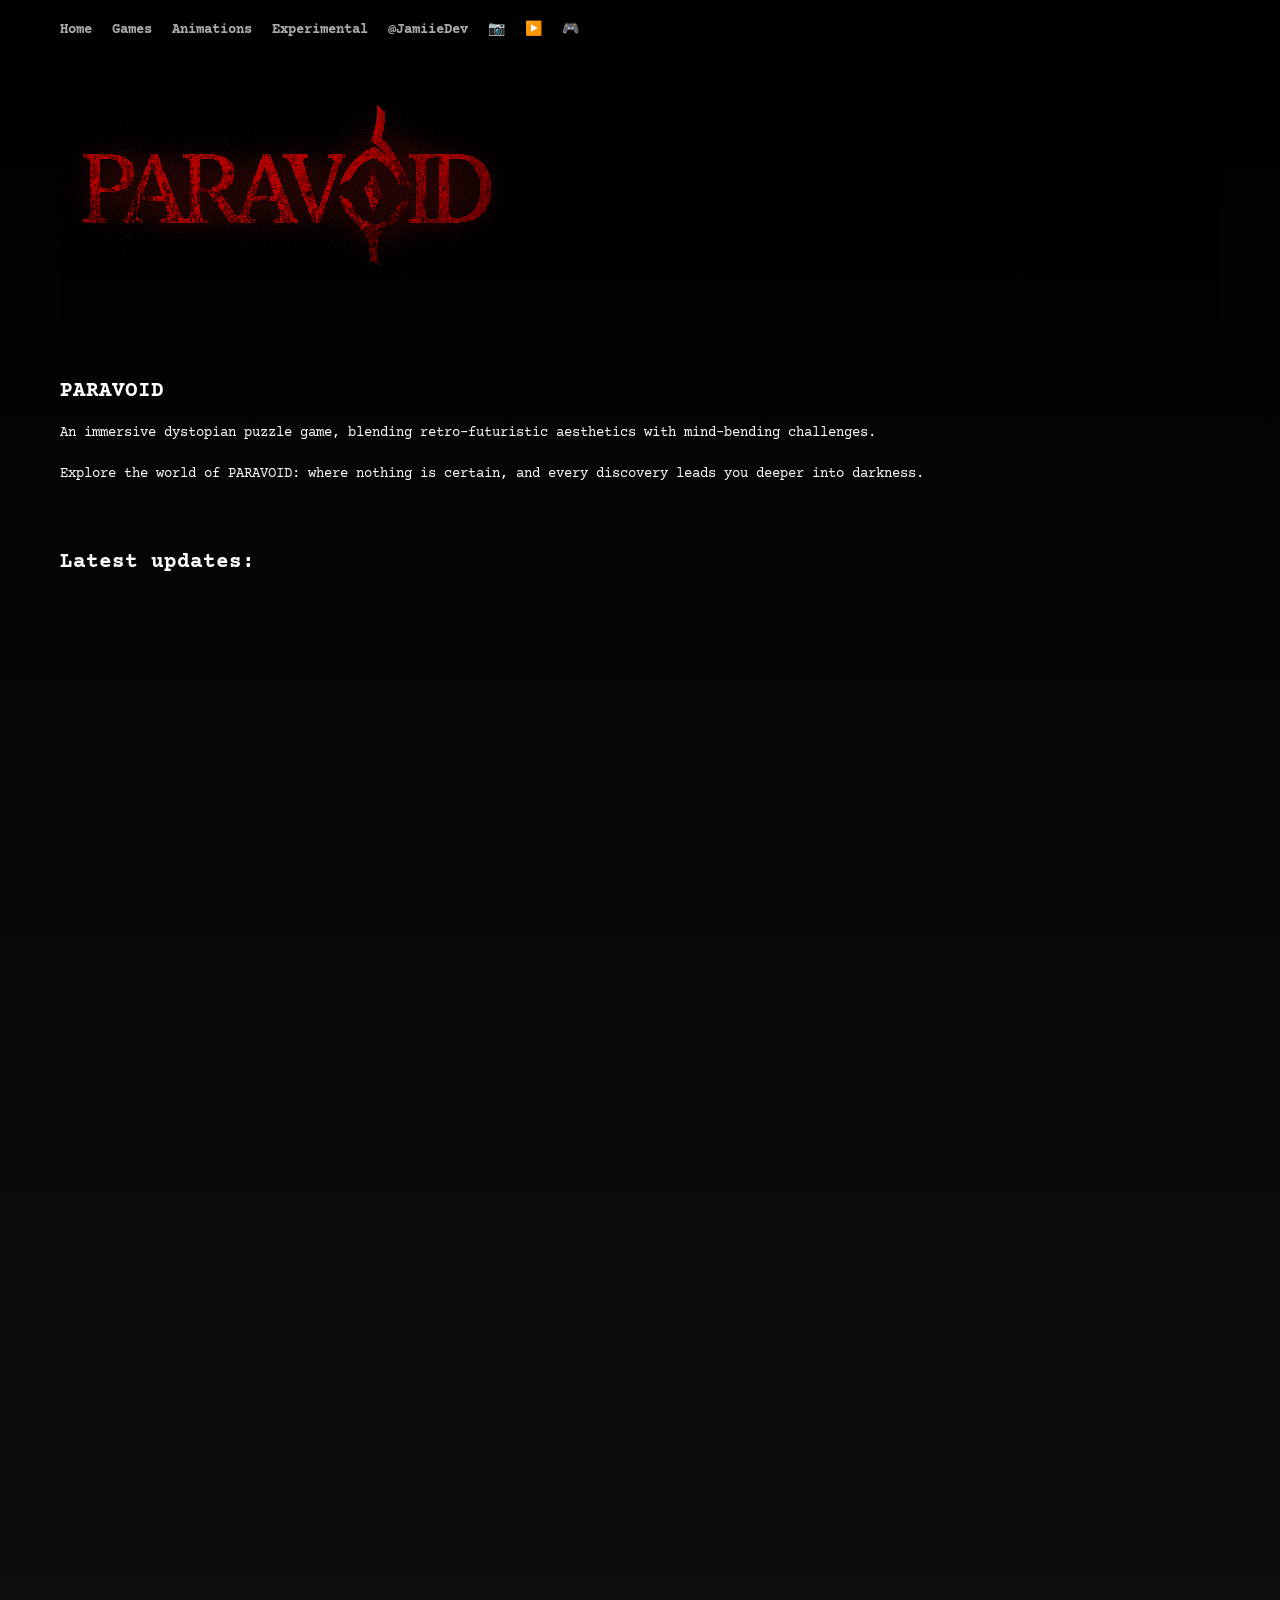
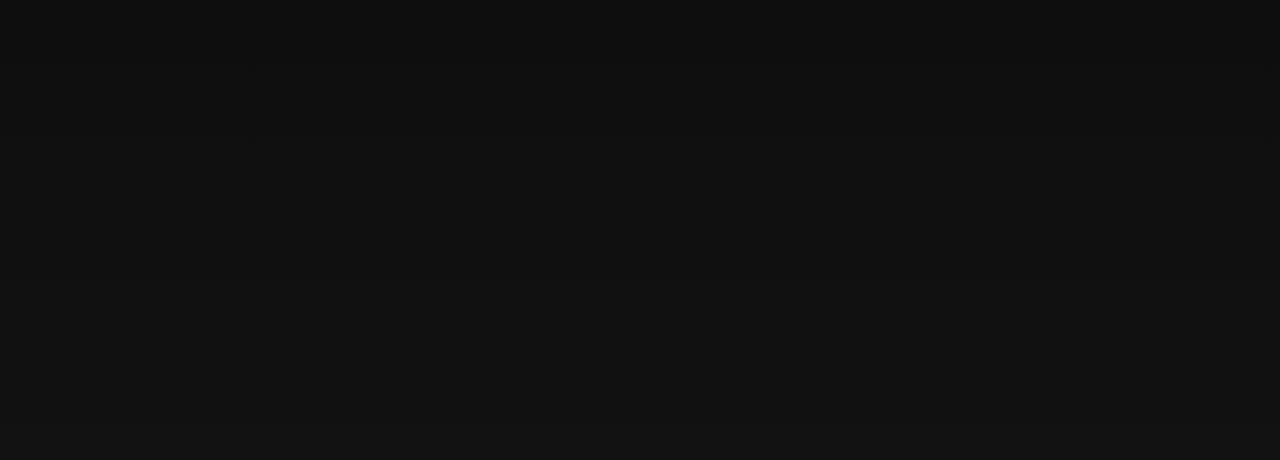
<file: index.html>
<!DOCTYPE html>
<html lang="en">
<head>
<meta charset="UTF-8" />
<meta name="viewport" content="width=device-width, initial-scale=1.0"/>
<title>JamiieDev</title>
<!-- Link to external CSS file -->
<link rel="stylesheet" href="styles.css">
</head>
<body>

  <nav>
    <div class="nav-container">
      <!-- HAMBURGER ICON (hidden on desktop, shown on mobile) -->
      <div class="hamburger" id="hamburger">
        <div class="line"></div>
        <div class="line"></div>
        <div class="line"></div>
      </div>
      
      <!-- NAV LINKS (will be toggled on mobile) -->
      <div class="nav-links" id="navLinks">
        <!-- Regular site navigation links -->
        <a href="#" data-section="home">Home</a>
        <a href="#" data-section="othergames">Games</a>
        <a href="#" data-section="animations">Animations</a>
        <a href="#" data-section="experimental">Experimental</a>
        <a href="#" data-section="aboutme">@JamiieDev</a>
  
        <!-- Social Icons moved here so they appear in the dropdown -->
        <a href="https://www.instagram.com/jamiiedev" title="Instagram">📷</a>
        <a href="https://www.youtube.com/channel/UCHs60FguAIXjefsRbsEgEYQ?sub_confirmation=1" title="YouTube">▶️</a>
        <a href="https://jamiiethetrashman.itch.io" title="Itch.io">🎮</a>
      </div>
    </div>
  </nav>
<div class="section-container">
  <!-- HOME SECTION -->
  <section id="home" class="active">
    <div class="content-wrapper">
      <div class="parallax-banner">
        <img src="src/games/store_capsule_small_02.png" alt="PARAVOID PIC">
        <!-- Parallax Banner for PARAVOID -->
      </div>
      <h1>PARAVOID</h1>
      <p>An immersive dystopian puzzle game, blending retro-futuristic aesthetics with mind-bending challenges.</p>
      <p>Explore the world of PARAVOID: where nothing is certain, and every discovery leads you deeper into darkness.</p>
      <p>&nbsp;</p>
      <h1>Latest updates:</h1>
      <div style="margin-top:20px;">
        <iframe width="560" height="315" src="https://www.youtube.com/embed/WMtGXzoW4NE?si=kPQ3MmYPtHRkvwVz" title="YouTube video player" frameborder="0" allow="accelerometer; autoplay; clipboard-write; encrypted-media; gyroscope; picture-in-picture; web-share" referrerpolicy="strict-origin-when-cross-origin" allowfullscreen></iframe>
      </div>
    </div>
  </section>

  <!-- OTHER GAMES SECTION -->
<section id="othergames">
  <div class="content-wrapper">
    <h2>Other Games</h2>
    <div class="grid">
      <div class="item">
        <a href="https://store.steampowered.com/app/4735450/OKUREK/" target="_blank">
          <img src="src/games/okurek.jpg" alt="OKUREK key art">
        </a>
        <h3>OKUREK</h3>
        <p>A cozy-pickle-horror farming game in the rotting mountains of Czech Switzerland. Tend the farm. Preserve what you couldn't save.</p>
        <p>Coming to Steam — 17 Nov 2026.</p>
        <button onclick="window.open('presskit/okurek/','_blank')">Press Kit</button>
        <button onclick="window.open('https://store.steampowered.com/app/4735450/OKUREK/','_blank')">Wishlist on Steam</button>
      </div>

      <div class="item">
        <!-- Wrap image in a link if you want the image itself clickable -->
        <a href="https://store.steampowered.com/app/3295710/PARAVOID/" target="_blank">
          <img src="src/games/paravoid.png" alt="Paravoid 1 GIF">
        </a>
        <div class="steam-widget-container">
          <iframe src="https://store.steampowered.com/widget/3295710/PARAVOID/"
                  frameborder="0"
                  width="480"
                  height="190">
          </iframe>
        </div>
      </div>
      
      <div class="item">
        <a href="https://play.google.com/store/apps/details?id=com.jamiiedev.hmf" target="_blank">
          <img src="src/games/happy_meat_farm.png" alt="HMF 2 GIF">
        </a>
        <h3>Happy Meat Farm</h3>
        <p>Meat farming simulator with a bit of existential horror.</p>
        <p>Playable on android.</p>
        <button onclick="window.open('https:\\play.google.com\store\apps\details?id=com.jamiiedev.hmf','_blank')">Play on Android</button>
      </div>

      <div class="item">
        <a href="https://jamiiethetrashman.itch.io/alice-stopmotion" target="_blank">
          <img src="src/games/alice.png" alt="Alice 3 GIF">
        </a>
        <h3>Rest Of Alice</h3>
        <p>Stop-motion frames capture a fragile world where Alice collects her mother’s scattered remains, retracing the fractures of her family’s past.</p>
        <button onclick="window.open('https://jamiiethetrashman.itch.io/alice-stopmotion','_blank')">Play on itch</button>
      </div>

      <div class="item">
        <a href="https://jamiiethetrashman.itch.io/insomnia" target="_blank">
          <img src="src/games/insomnia.jpg" alt="Insomnia 3 GIF">
        </a>
        <h3>Insomnia</h3>
        <p>Chained to your desk, drowning in deadlines, and clinging to coffee.</p>
        <p>— the slow collapse of a man who can’t stop working.</p>
        <button onclick="window.open('https://jamiiethetrashman.itch.io/insomnia','_blank')">Play on itch</button>
      </div>

      <div class="item">
        <a href="https://jamiiethetrashman.itch.io/untitled-roach-game" target="_blank">
          <img src="src/games/roach.jpg" alt="Roach 3 GIF">
        </a>
        <h3>Untitled Roach Game</h3>
        <p>A stop-motion skateboarding roach doing tricks inside a this guy’s mouth.</p>
        <p>— our chaotic game jam fever dream.</p>

        <button onclick="window.open('https://jamiiethetrashman.itch.io/untitled-roach-game','_blank')">Play on itch</button>
      </div>
    </div>
  </div>
</section>

  <!-- ANIMATIONS SECTION -->
  <section id="animations">
    <div class="content-wrapper">
      <h2>Animations</h2>
      <div class="grid">
        <div class="item" onclick="window.open('https://youtu.be/tA7zYjF5MLY','_blank')">
          <!--<img src="https://via.placeholder.com/300x200.gif?text=Animation+1" alt="Animation 1 GIF">-->
          <h3>Not Responding</h3>
          <p>Satirical take on work exploitation. Short stop-motion film by two students.</p>
          <img src="src/anim/not_responding.png" alt="Animation 3 GIF">
        </div>
        <!--
        <div class="item">
          <img src="https://via.placeholder.com/300x200.gif?text=Animation+2" alt="Animation 2 GIF">
          <h3>Animation Title 2</h3>
          <p>A short description of Animation 2.</p>
           Embedded YouTube video placeholder 
          <div style="margin-top:20px;">
            <iframe width="100%" height="200" src="https://www.youtube.com/embed/dQw4w9WgXcQ" 
              frameborder="0" allow="accelerometer; autoplay; clipboard-write; encrypted-media; gyroscope; picture-in-picture" 
              allowfullscreen></iframe>
          </div>
        </div>
        <div class="item" onclick="window.open('https://youtube.com','_blank')">
          <img src="https://via.placeholder.com/300x200.gif?text=Animation+3" alt="Animation 3 GIF">
          <h3>Animation Title 3</h3>
          <p>A short description of Animation 3.</p>
        </div>-->
        
      </div>
    </div>
  </section>

  <!-- EXPERIMENTAL SECTION -->
  <section id="experimental">
    <div class="content-wrapper">
      <h2>Experimental Projects</h2>
      <!-- 
      <div class="grid">
         Replace images with actual GIFs and links 
        <div class="item" onclick="window.open('https://example.com/exp1','_blank')">
          <img src="https://via.placeholder.com/300x200.gif?text=Exp+1" alt="Experimental Project 1">
          <h3>Experimental Project 1</h3>
          <p>Description of the experimental project.</p>
        </div>
        <div class="item" onclick="window.open('https://example.com/exp2','_blank')">
          <img src="https://via.placeholder.com/300x200.gif?text=Exp+2" alt="Experimental Project 2">
          <h3>Experimental Project 2</h3>
          <p>Description of the experimental project.</p>
        </div>
        <div class="item" onclick="window.open('https://example.com/exp3','_blank')">
          <img src="https://via.placeholder.com/300x200.gif?text=Exp+3" alt="Experimental Project 3">
          <h3>Experimental Project 3</h3>
          <p>Description of the experimental project.</p>
        </div>
      </div>
        -->
      
    </div>
  </section>

  <!-- ABOUT ME SECTION -->
  <section id="aboutme">
    <div class="content-wrapper">
      <div class="about-me">
        <h2>About Me</h2>
        <p>Hello! I’m a developer and designer working at the intersection of games, animation, and experimental media. In my work focus I mainly on dystopian and absurd worlds.</p>
        <p>Get in touch: <br>Email: <a href="mailto:jamiiedev.public@gmail.com" style="color:#fff;">jamiiedev.public@gmail.com</a></p>
        <p>@JamiieDev</p>
        <div class="social-links">
          <a href="#" title="Instagram">📷</a>
          <a href="#" title="YouTube">▶️</a>
          <a href="#" title="Itch.io">🎮</a>
        </div>
      </div>
    </div>
  </section>
</div>

<!-- Link to external JS file -->
<script src="script.js"></script>
</body>
</html>
</file>
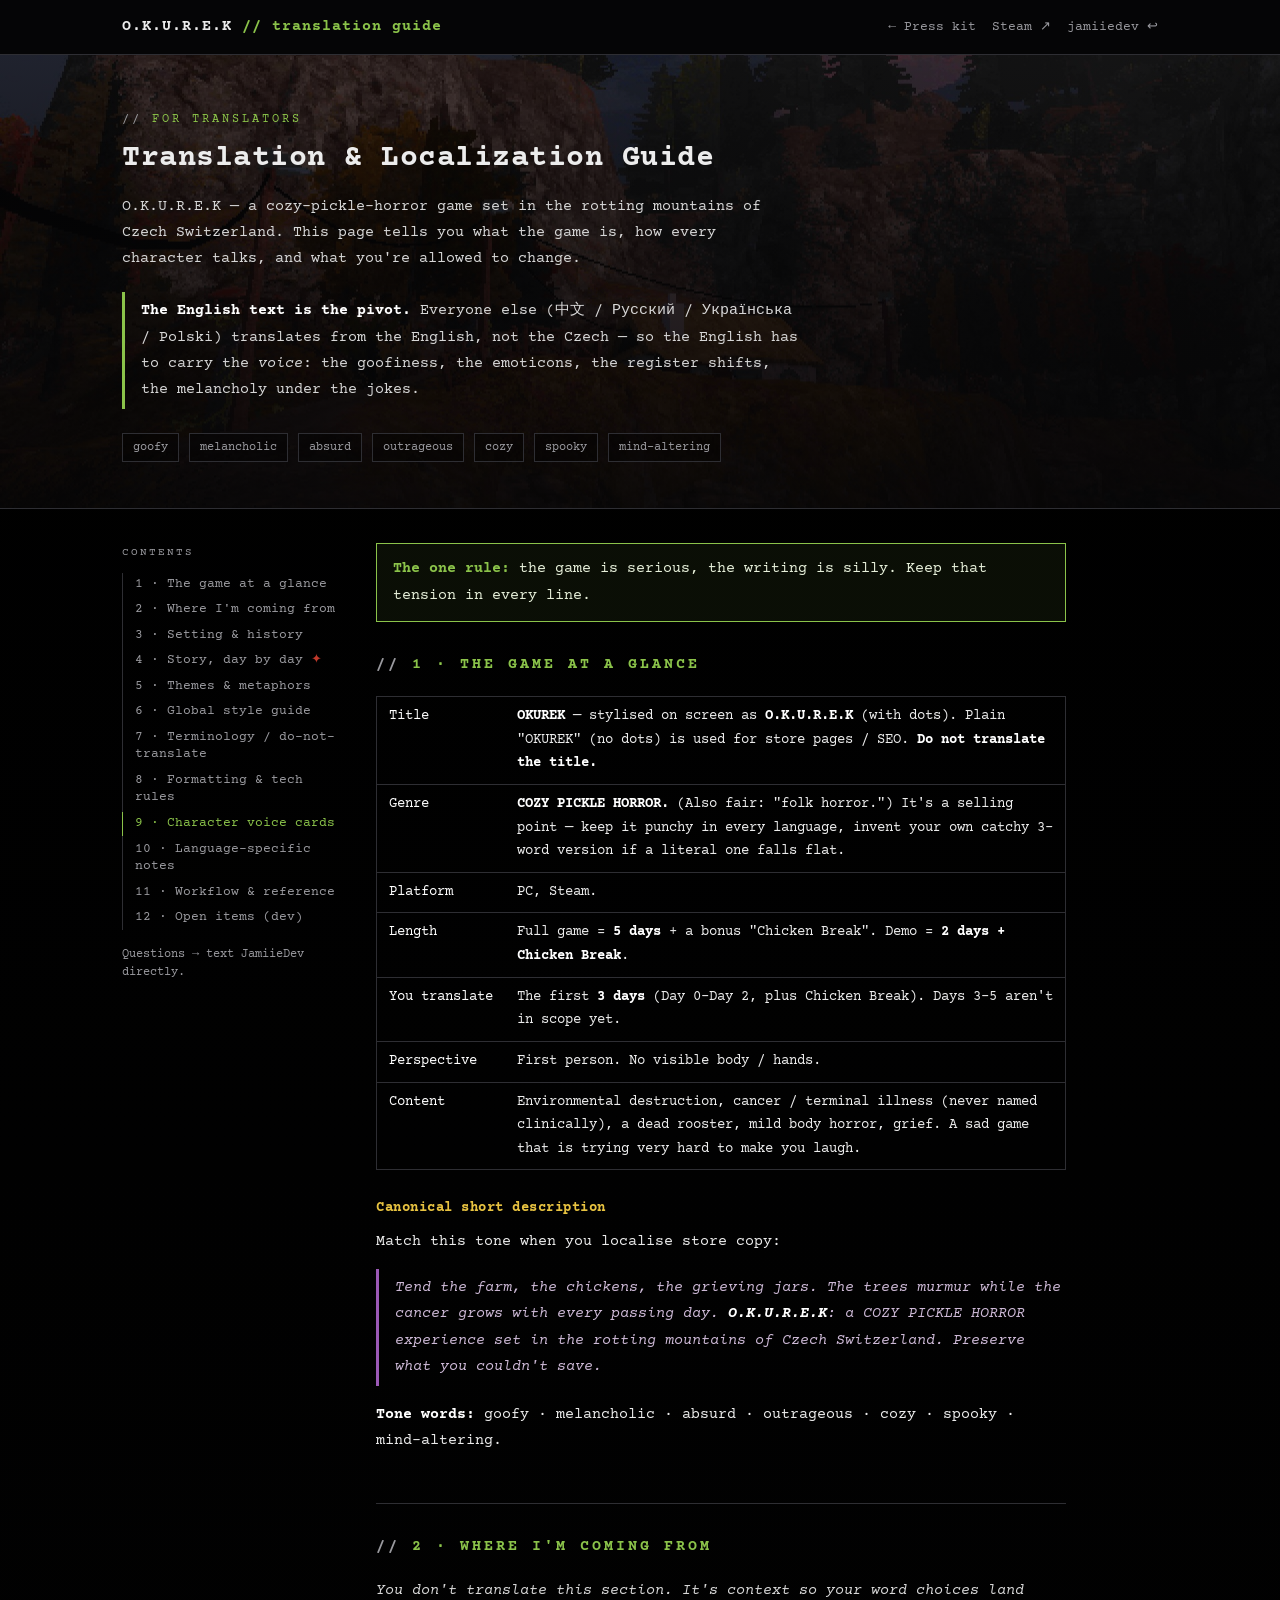
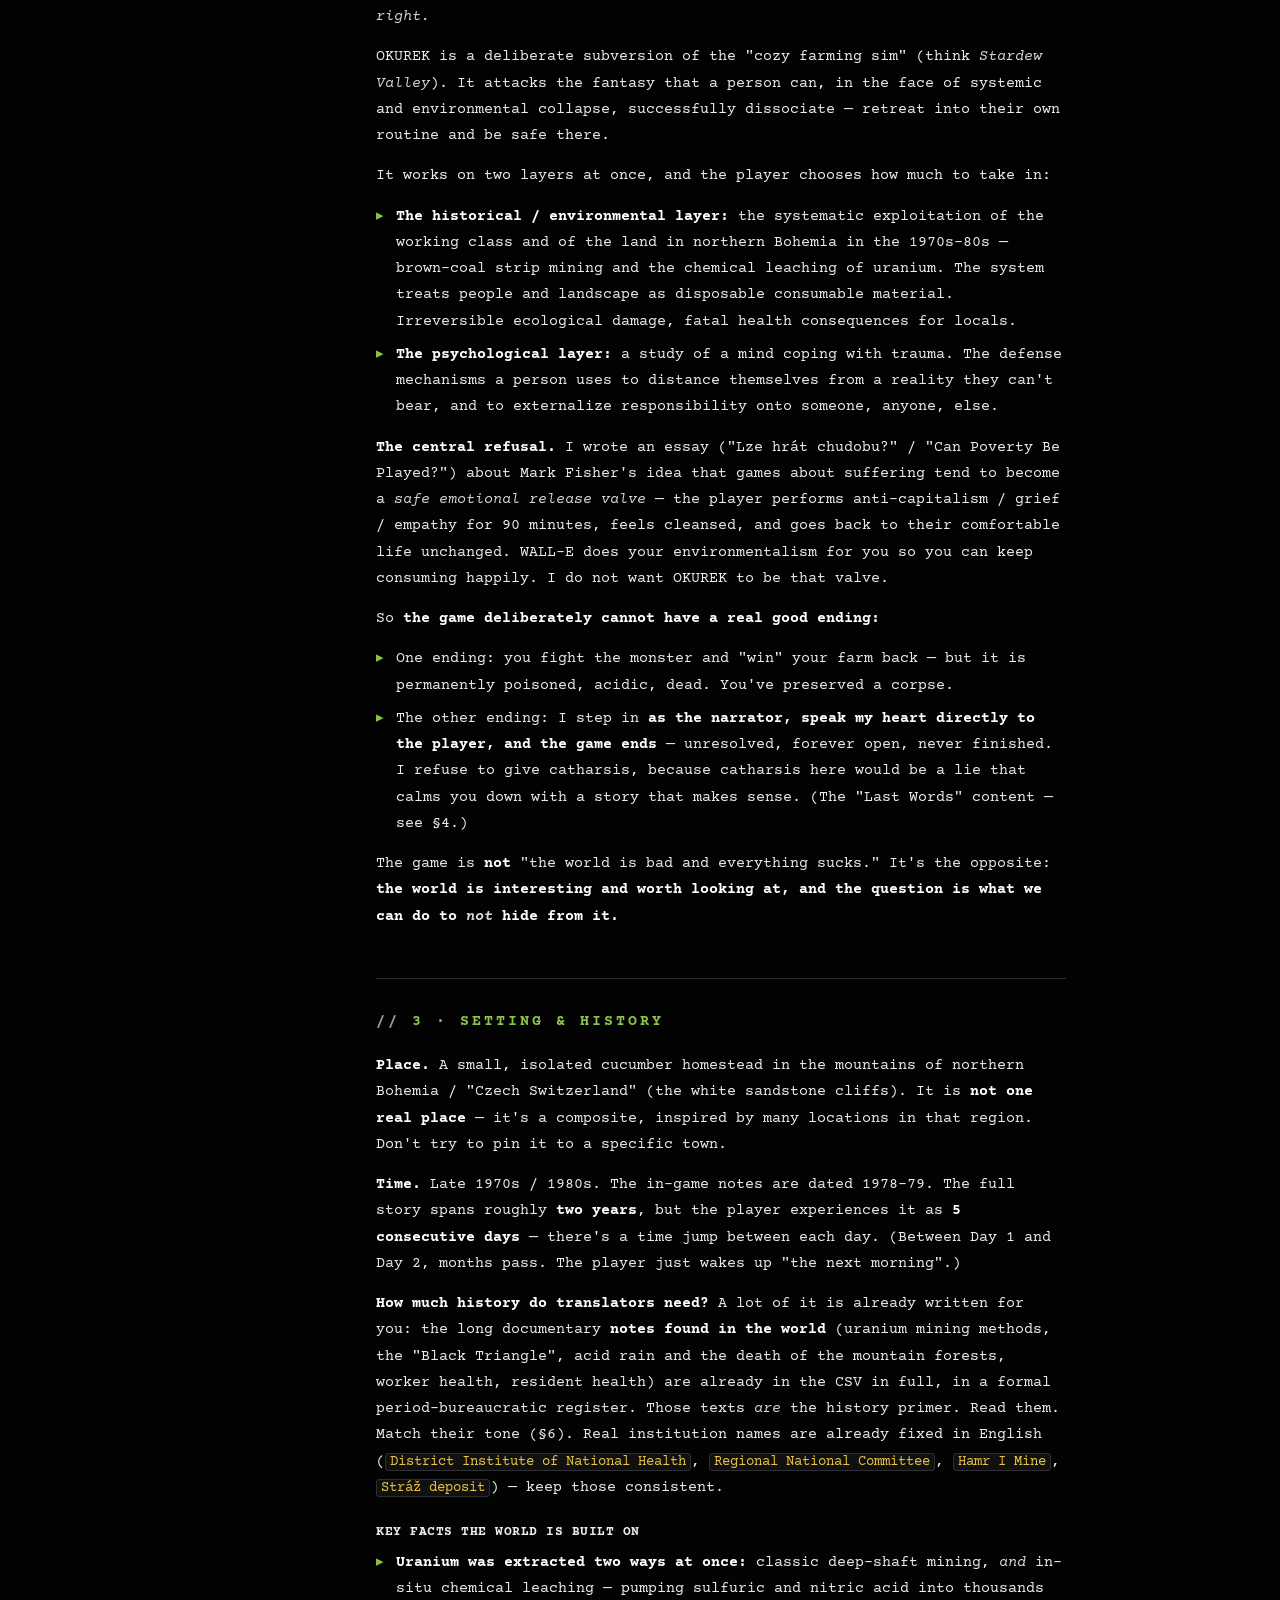
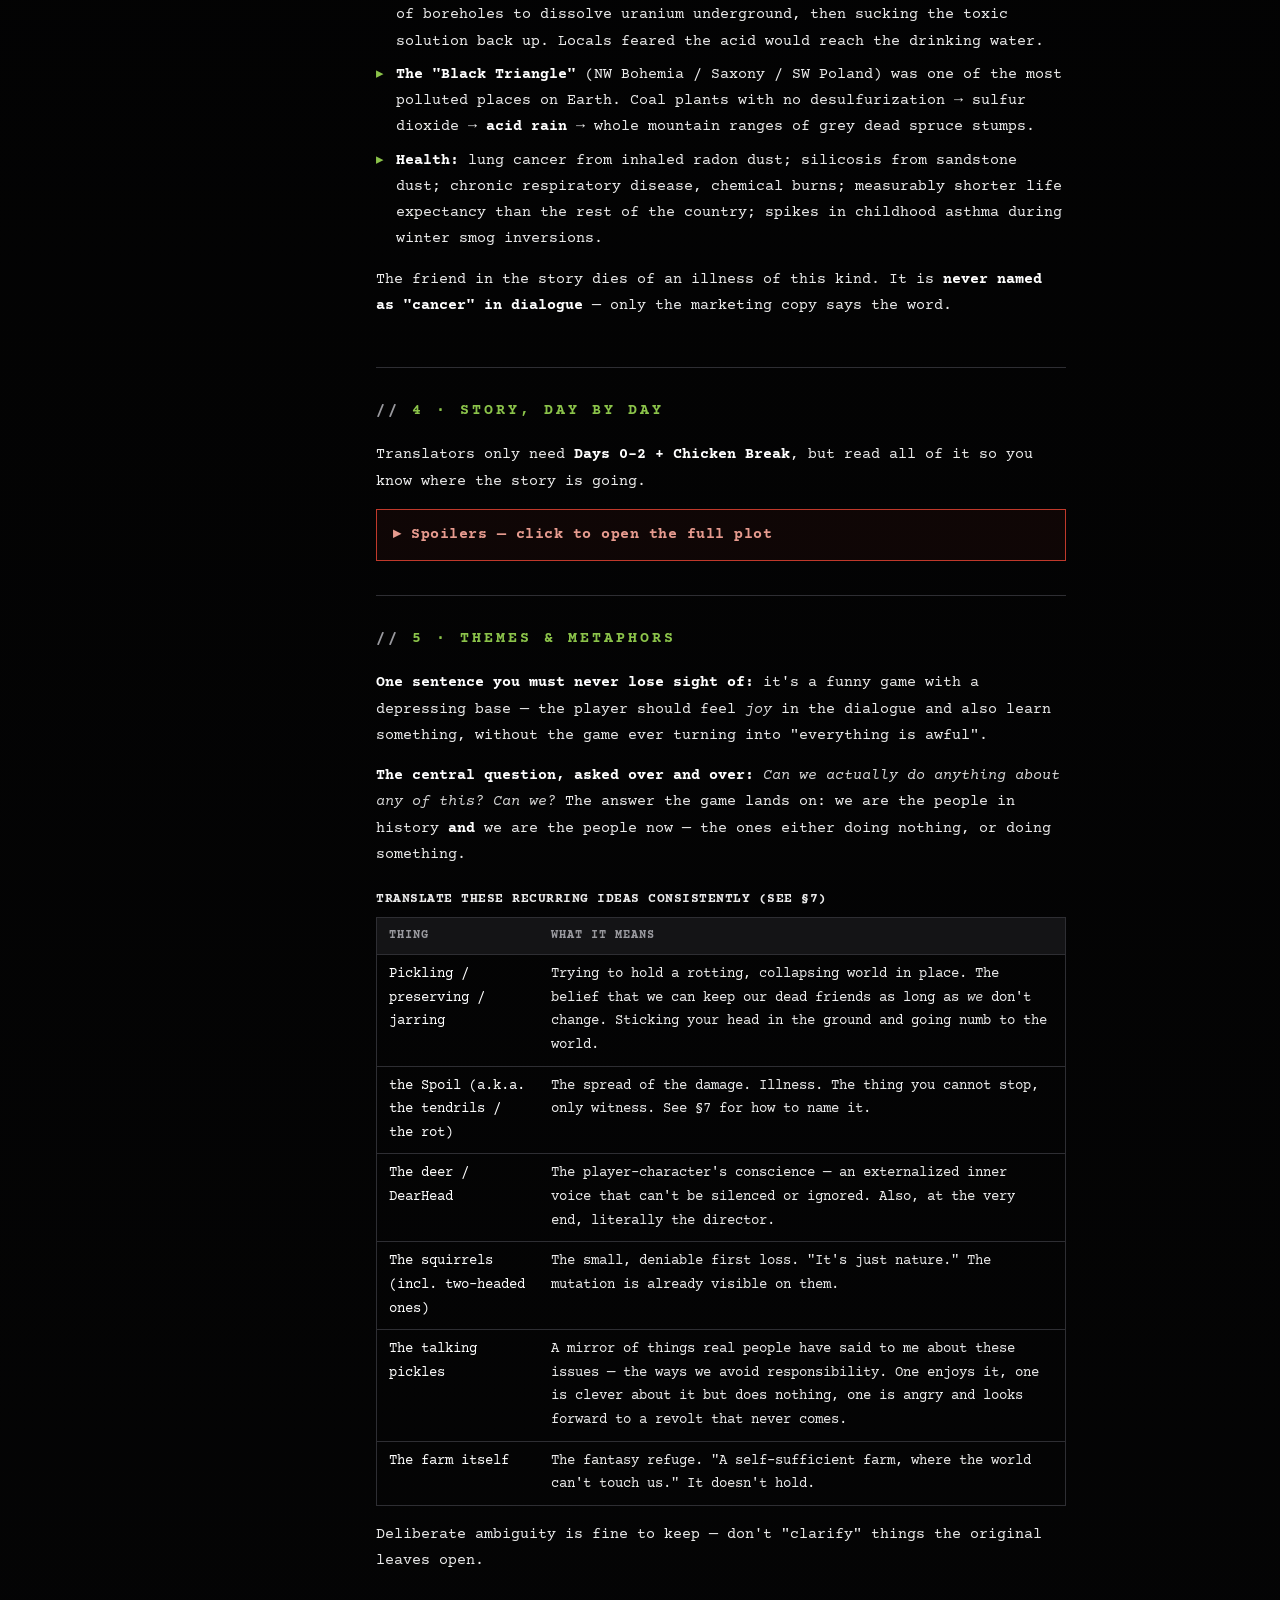
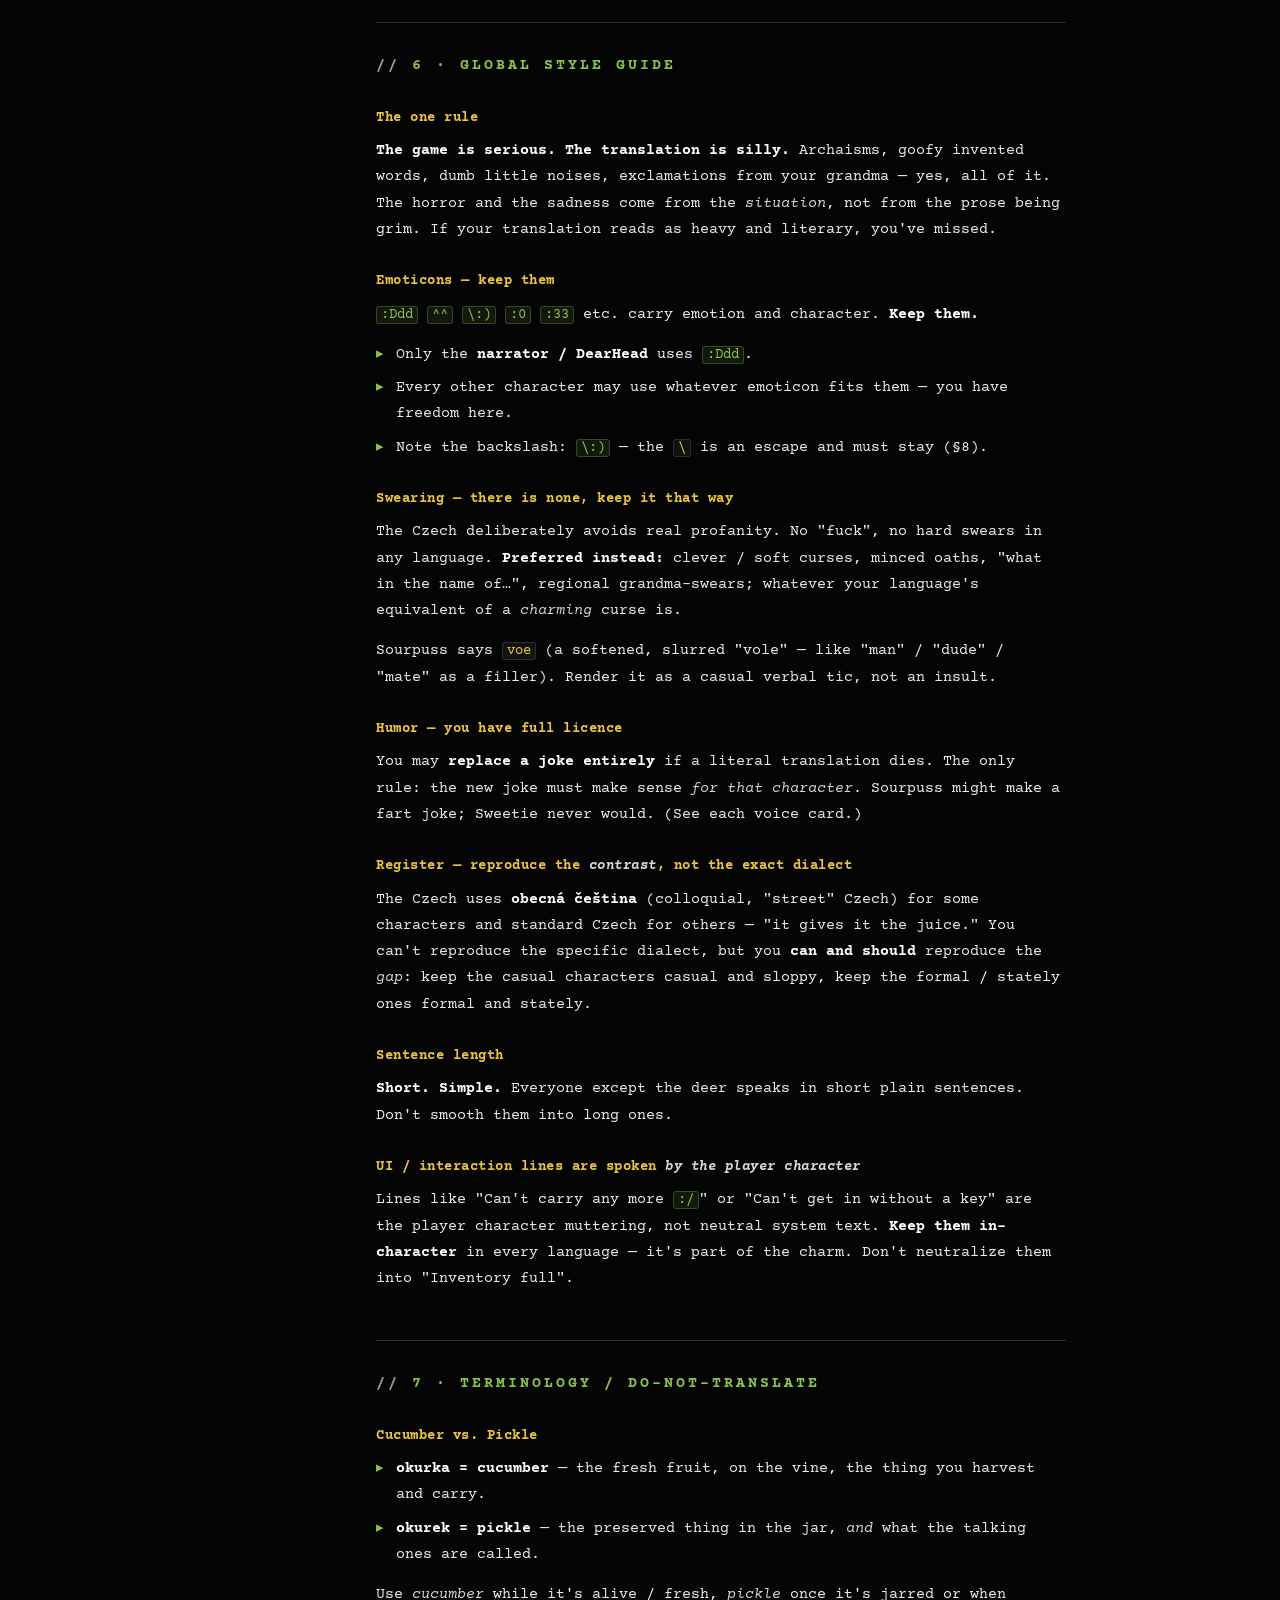
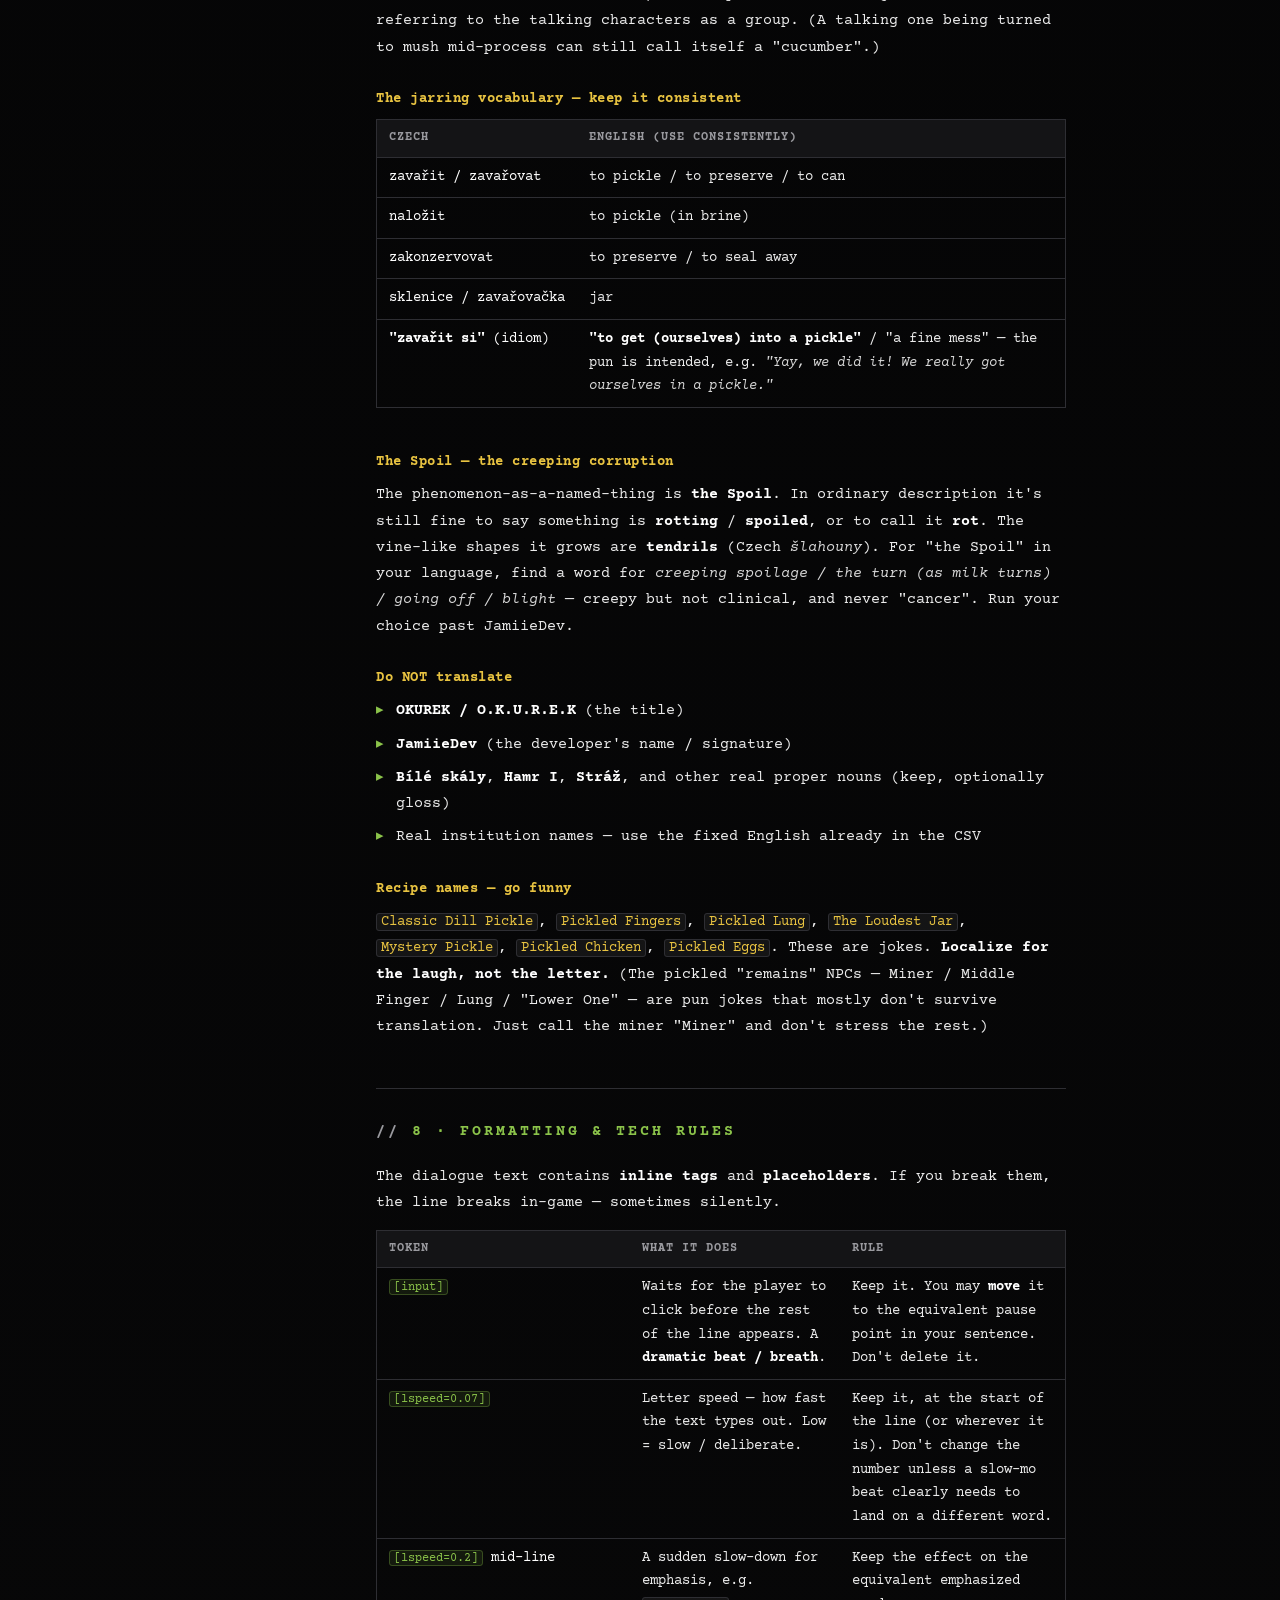
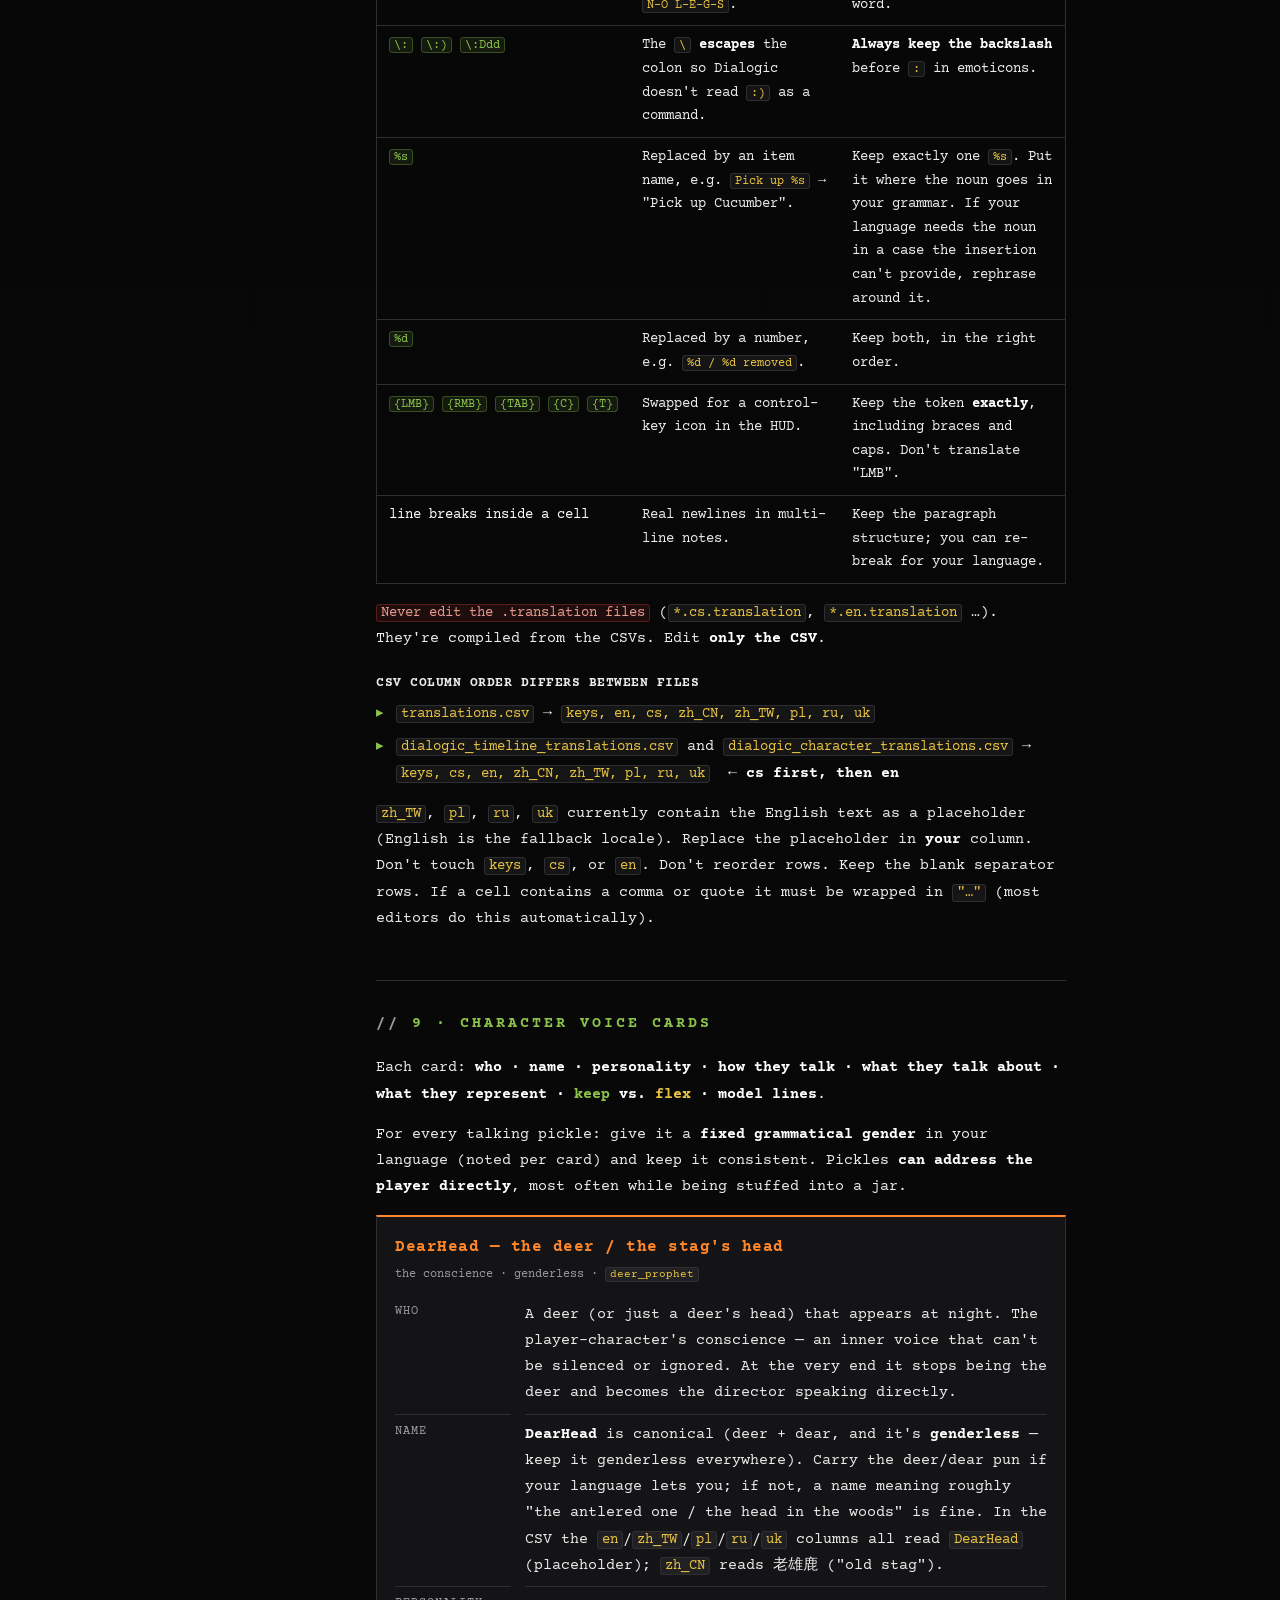
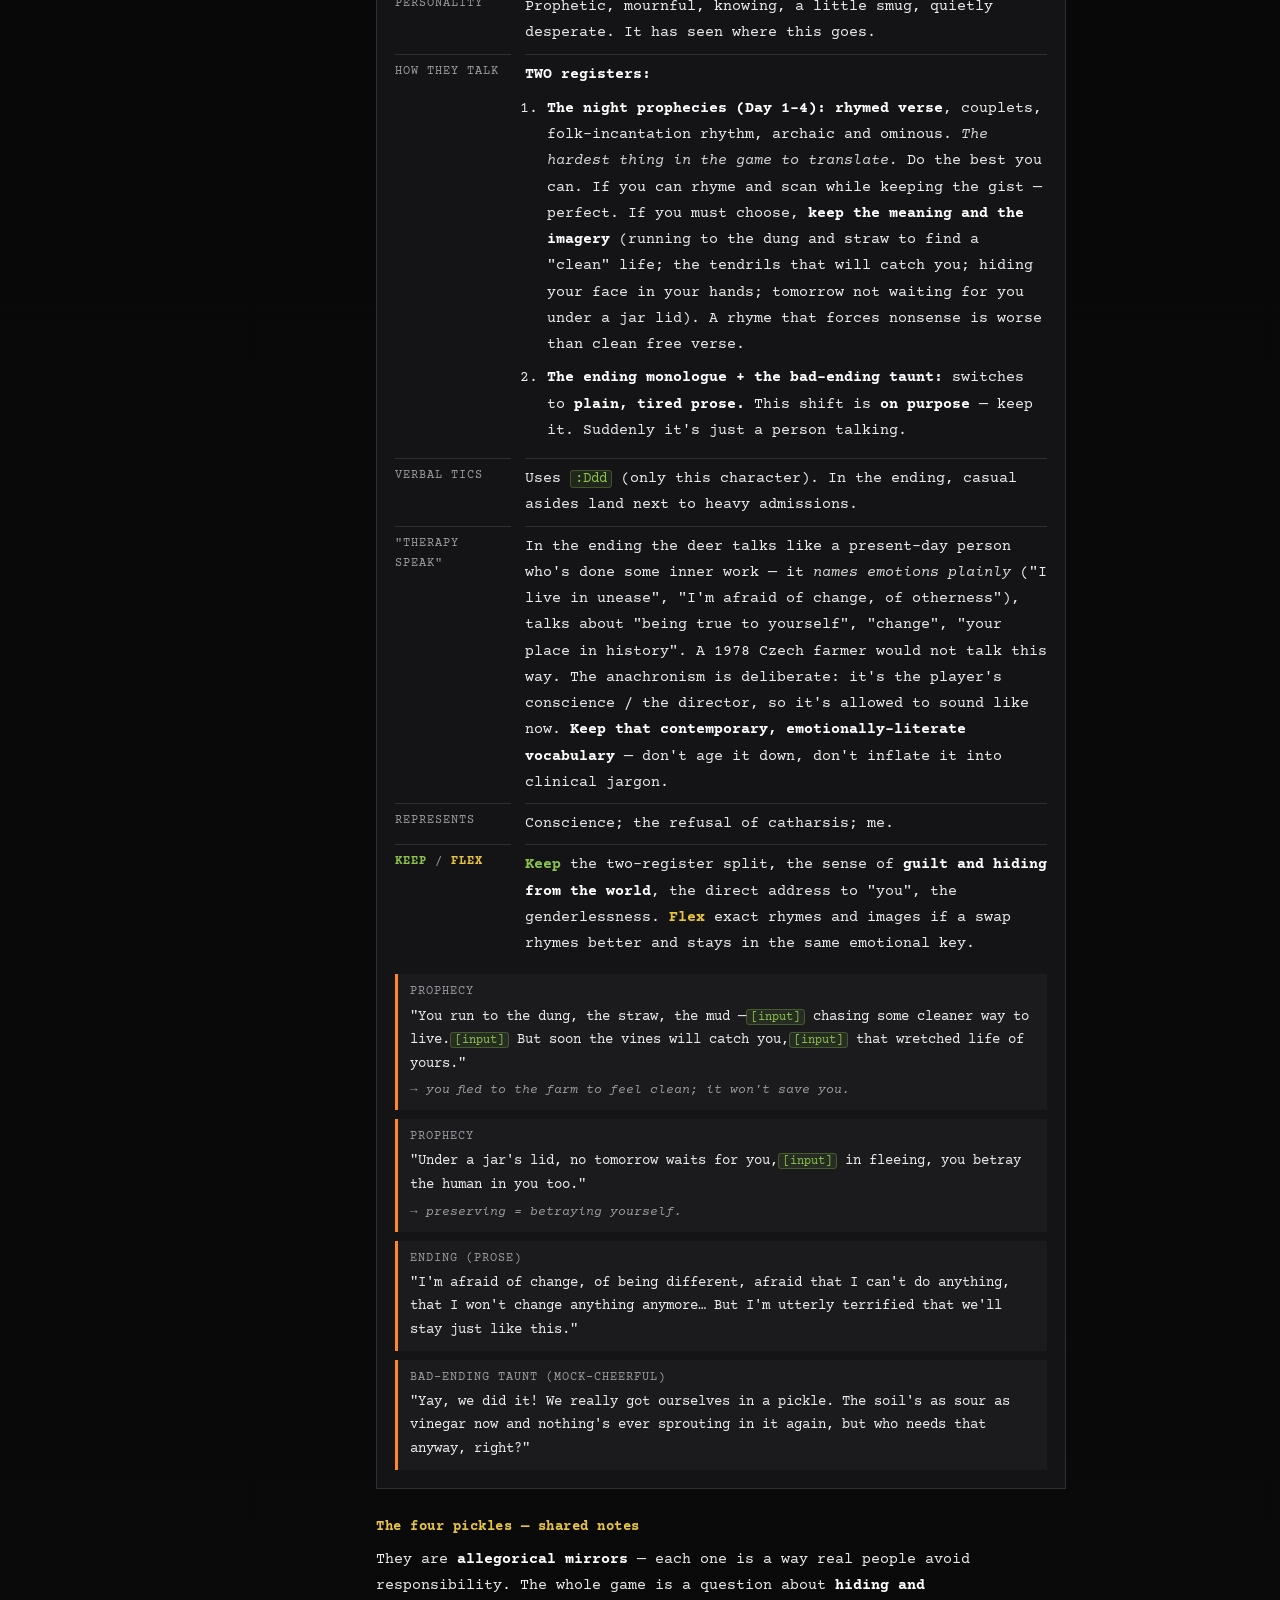
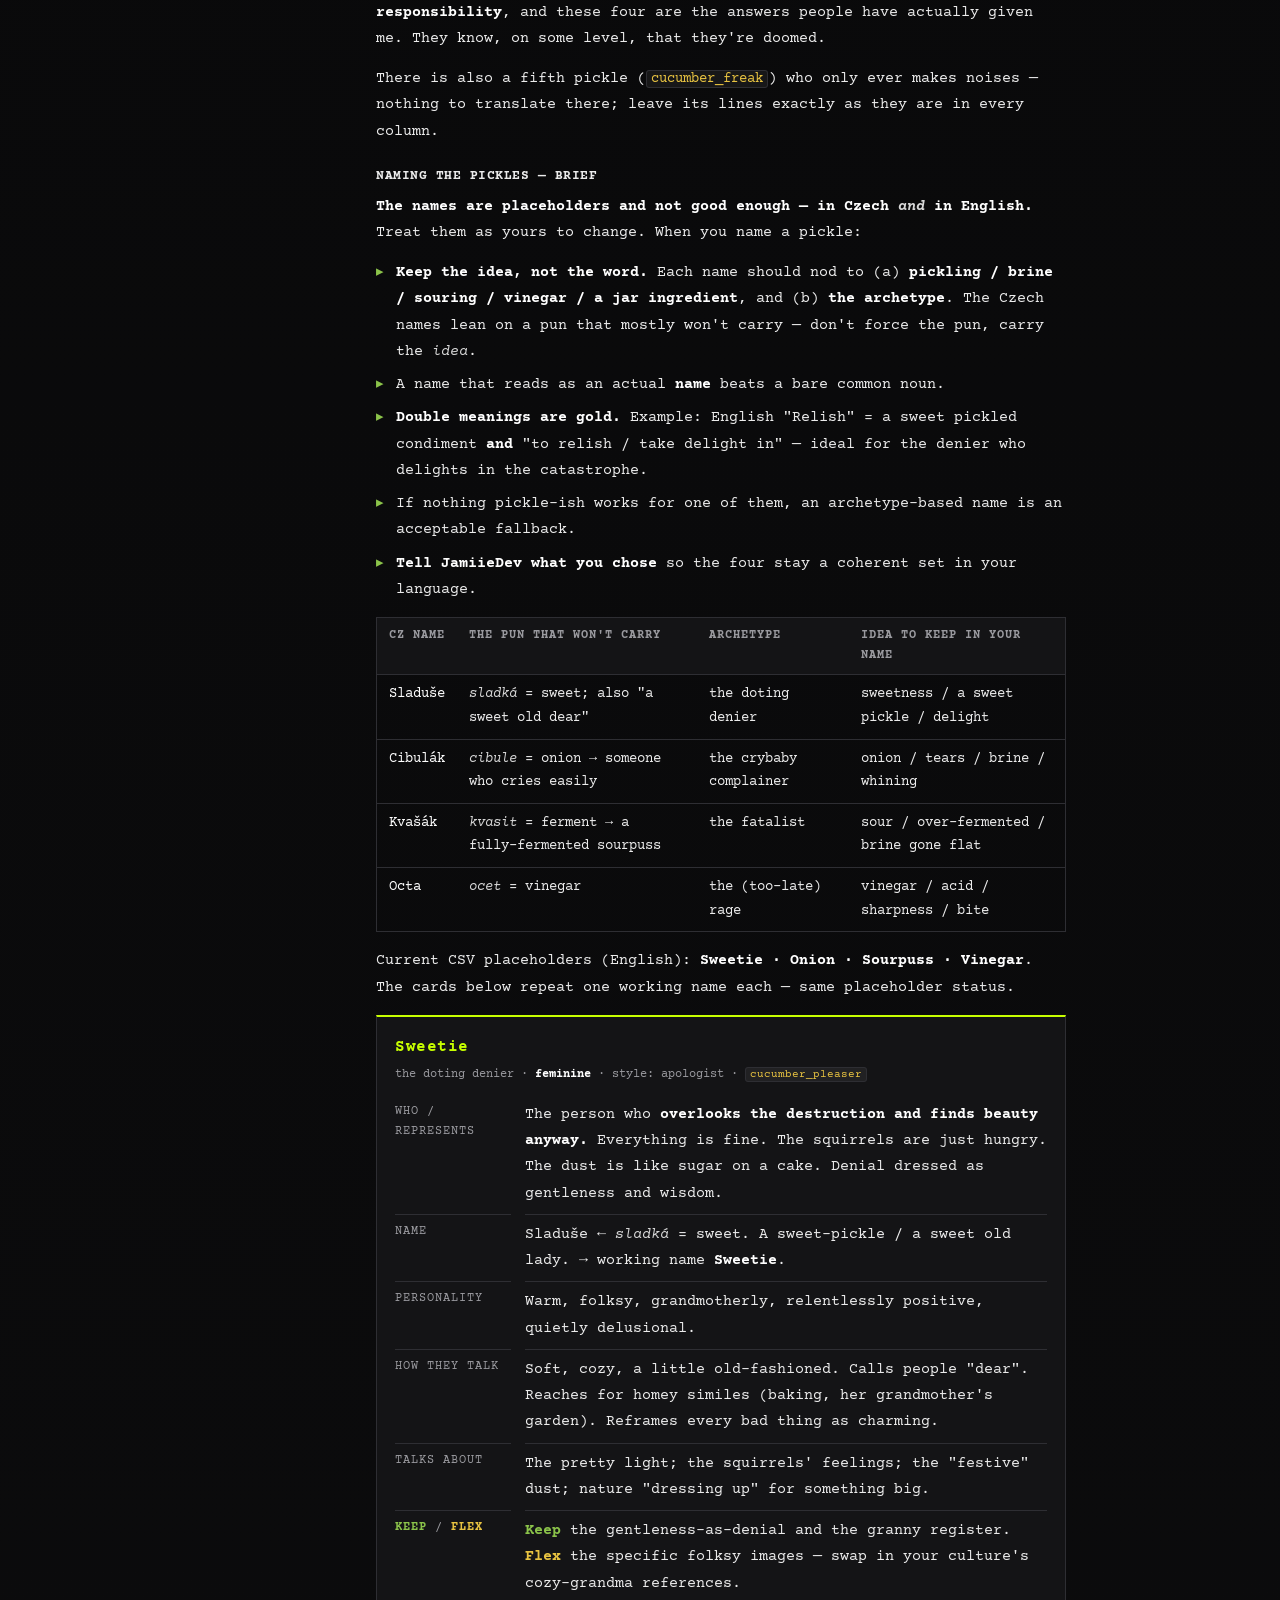
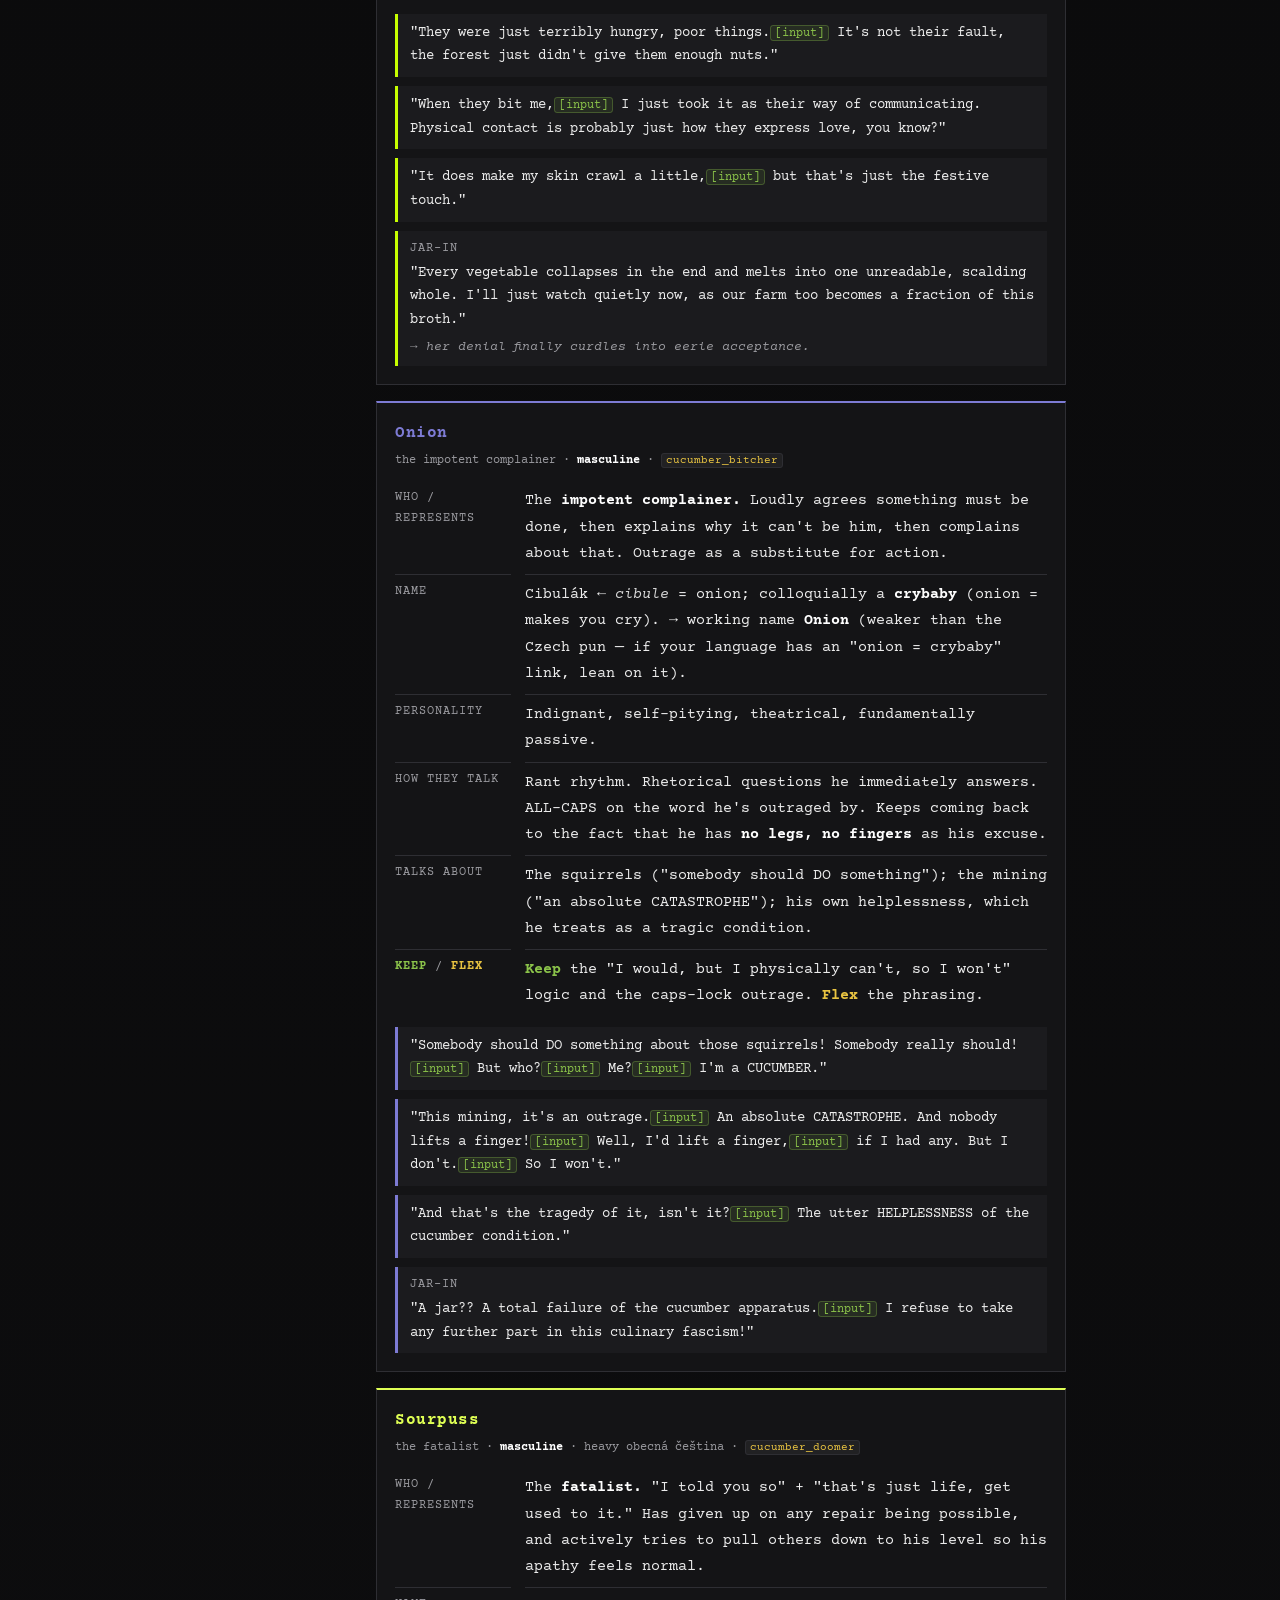
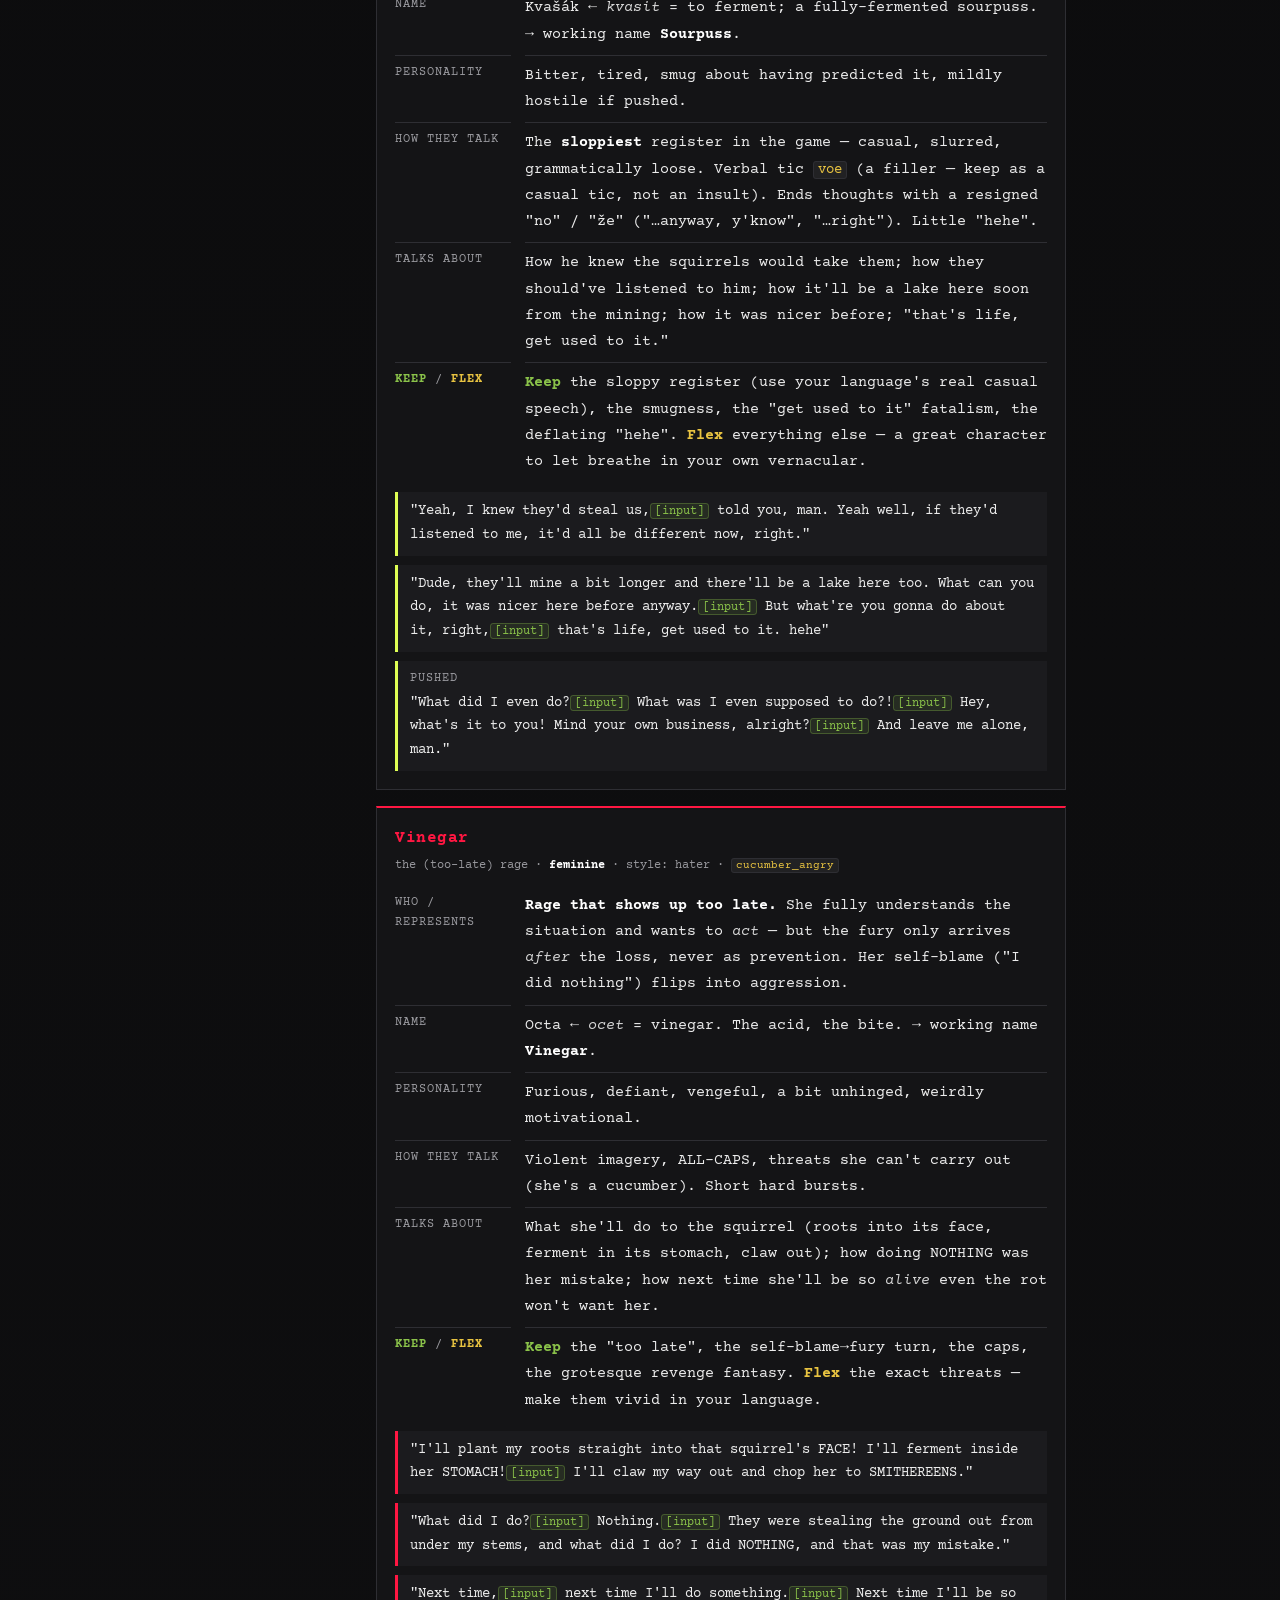
<file: okurek/translation/index.html>
<!DOCTYPE html>
<html lang="en">
<head>
<meta charset="UTF-8" />
<meta name="viewport" content="width=device-width, initial-scale=1.0" />
<title>OKUREK — Translation Guide</title>
<meta name="description" content="Translation &amp; localization guide for OKUREK, a cozy-pickle-horror game by JamiieDev. Story, themes, style rules, formatting notes and a voice card for every character. For translators working from the English pivot text." />

<meta property="og:type" content="website" />
<meta property="og:title" content="OKUREK — Translation Guide" />
<meta property="og:description" content="What the game is, how each character talks, and what a translator is allowed to change. The game is serious; the writing is silly." />
<meta property="og:image" content="https://jamiiedev.github.io/presskit/okurek/images/okurek-keyart.jpg" />
<meta name="twitter:card" content="summary_large_image" />
<meta name="twitter:site" content="@JamiieDev" />
<meta name="robots" content="noindex" />

<link rel="icon" href="/presskit/okurek/images/okurek-icon.png" />
<link rel="stylesheet" href="https://fonts.googleapis.com/css2?family=Courier+Prime:ital,wght@0,400;0,700;1,400&amp;display=swap" />
<style>
  :root {
    --bg: #0a0a0b;
    --panel: #141416;
    --panel-2: #1b1b1e;
    --line: #2e2e33;
    --ink: #ececec;
    --muted: #9a9a9f;
    --green: #8bc34a;
    --gold: #e8c341;
    --rot: #9b59b6;
    --blood: #c0392b;
    --nurse: #54ffea;
  }

  * { box-sizing: border-box; }

  html { scroll-behavior: smooth; scroll-padding-top: 72px; }

  html, body {
    margin: 0;
    padding: 0;
    overflow-x: hidden;
    background: linear-gradient(to top, #121214, #000);
    color: var(--ink);
    font-family: 'Courier Prime', 'Courier New', monospace;
    font-size: 15px;
    line-height: 1.75;
  }

  a { color: var(--gold); text-decoration: none; }
  a:hover { text-decoration: underline; }

  .wrap { max-width: 1080px; margin: 0 auto; padding: 0 22px; }

  strong, b { color: #fff; }
  em { color: #d7d7d7; }

  code {
    font-family: inherit;
    font-size: 0.92em;
    background: rgba(255,255,255,0.055);
    border: 1px solid var(--line);
    border-radius: 3px;
    padding: 0 4px;
    color: var(--gold);
    white-space: nowrap;
  }
  code.tok { color: var(--green); background: rgba(139,195,74,0.10); border-color: rgba(139,195,74,0.3); }
  code.warn { color: #e79b8f; background: rgba(192,57,43,0.12); border-color: rgba(192,57,43,0.35); }

  /* ---- top bar ---- */
  header.bar {
    position: sticky;
    top: 0;
    z-index: 50;
    background: rgba(6,6,7,0.93);
    border-bottom: 1px solid var(--line);
    backdrop-filter: blur(4px);
  }
  .bar .wrap {
    display: flex;
    align-items: center;
    justify-content: space-between;
    gap: 14px;
    min-height: 54px;
    flex-wrap: wrap;
  }
  .bar .brand { font-weight: 700; letter-spacing: 1px; color: var(--ink); white-space: nowrap; }
  .bar .brand span { color: var(--green); }
  .bar nav { display: flex; gap: 16px; flex-wrap: wrap; justify-content: flex-end; }
  .bar nav a { color: var(--muted); font-size: 13px; }
  .bar nav a:hover { color: var(--ink); text-decoration: none; }

  /* ---- hero ---- */
  .hero {
    border-bottom: 1px solid var(--line);
    background: #000 center / cover no-repeat;
    background-image:
      linear-gradient(to bottom, rgba(5,5,6,0.62), rgba(5,5,6,0.82) 55%, rgba(5,5,6,0.95)),
      url('/presskit/okurek/images/okurek-hero.jpg');
  }
  .hero .wrap { padding: 54px 22px 46px; }
  .hero .kicker { color: var(--green); letter-spacing: 3px; text-transform: uppercase; font-size: 12px; margin: 0 0 10px; }
  .hero .kicker::before { content: "// "; color: var(--muted); }
  .hero h1 { margin: 0; font-size: 30px; line-height: 1.25; letter-spacing: 0.5px; }
  .hero .tagline { margin: 16px 0 0; max-width: 680px; color: #d7d7d7; }
  .hero .pivot {
    margin: 20px 0 0;
    max-width: 680px;
    border-left: 3px solid var(--green);
    padding: 6px 0 6px 16px;
    color: #d7d7d7;
  }
  .hero .meta { margin-top: 24px; display: flex; flex-wrap: wrap; gap: 8px 10px; }
  .hero .meta span {
    border: 1px solid var(--line);
    background: rgba(0,0,0,0.4);
    padding: 3px 10px;
    font-size: 12px;
    color: var(--muted);
    text-transform: lowercase;
  }

  /* ---- doc layout ---- */
  .doc { display: grid; grid-template-columns: 214px 1fr; gap: 40px; align-items: start; padding-top: 34px; padding-bottom: 20px; }

  .toc { position: sticky; top: 72px; font-size: 13px; }
  .toc .toc-head { color: var(--muted); letter-spacing: 2px; text-transform: uppercase; font-size: 11px; margin-bottom: 10px; }
  .toc nav { display: flex; flex-direction: column; gap: 2px; border-left: 1px solid var(--line); }
  .toc nav a { color: var(--muted); padding: 3px 0 3px 12px; margin-left: -1px; border-left: 1px solid transparent; line-height: 1.35; }
  .toc nav a:hover { color: var(--ink); text-decoration: none; }
  .toc nav a.active { color: var(--green); border-left-color: var(--green); }
  .toc .toc-note { margin-top: 16px; color: var(--muted); font-size: 12px; line-height: 1.5; }

  .content { min-width: 0; max-width: 46rem; }
  .content > section { padding: 30px 0 34px; border-bottom: 1px solid var(--line); }
  .content > section:first-of-type { padding-top: 0; }

  h2 { margin: 0 0 18px; font-size: 15px; letter-spacing: 3px; text-transform: uppercase; color: var(--green); }
  h2::before { content: "// "; color: var(--muted); }
  h3 { margin: 26px 0 8px; font-size: 14px; color: var(--gold); letter-spacing: 0.5px; }
  h4 { margin: 20px 0 6px; font-size: 13px; color: var(--ink); letter-spacing: 0.5px; text-transform: uppercase; }
  p { margin: 0 0 14px; }
  ul, ol { margin: 0 0 14px; padding-left: 22px; }
  li { margin-bottom: 7px; }
  ul.plain { list-style: none; padding-left: 0; }
  ul.plain > li { position: relative; padding-left: 20px; }
  ul.plain > li::before { content: "▸"; position: absolute; left: 0; color: var(--green); }

  .callout {
    border: 1px solid var(--green);
    background: rgba(139,195,74,0.07);
    padding: 12px 16px;
    margin: 0 0 30px;
    color: #e7f0da;
  }
  .callout b { color: var(--green); }

  .k { color: var(--green); font-weight: 700; }
  .f { color: var(--gold); font-weight: 700; }

  /* tables */
  .tbl { width: 100%; border: 1px solid var(--line); border-collapse: collapse; margin: 0 0 16px; font-size: 13.5px; }
  .tbl th, .tbl td { text-align: left; vertical-align: top; padding: 8px 12px; border-bottom: 1px solid var(--line); }
  .tbl th { background: var(--panel); color: var(--muted); text-transform: uppercase; letter-spacing: 1px; font-size: 11.5px; font-weight: 700; }
  .tbl tr:last-child td, .tbl tbody tr:last-child td { border-bottom: 0; }
  .tbl td:first-child { color: #fff; white-space: nowrap; }
  .tbl td.wrap-cell:first-child { white-space: normal; }
  .tbl-scroll { overflow-x: auto; }

  /* pull quote / model lines */
  blockquote.pull {
    margin: 0 0 16px;
    border-left: 3px solid var(--rot);
    padding: 6px 0 6px 16px;
    color: #cdb9d6;
    font-style: italic;
  }
  .lines { margin: 10px 0 4px; display: flex; flex-direction: column; gap: 9px; }
  .line {
    margin: 0;
    border-left: 3px solid var(--accent, var(--rot));
    background: var(--panel-2);
    padding: 8px 12px;
    font-size: 13.5px;
  }
  .line .intent { display: block; margin-top: 4px; color: var(--muted); font-style: italic; font-size: 12.5px; }
  .line .role { color: var(--muted); font-size: 11.5px; text-transform: uppercase; letter-spacing: 1px; display: block; margin-bottom: 3px; }

  /* spoiler */
  details.spoiler { border: 1px solid var(--blood); background: rgba(192,57,43,0.06); margin: 4px 0 0; }
  details.spoiler > summary {
    cursor: pointer;
    list-style: none;
    padding: 12px 16px;
    color: #e79b8f;
    font-weight: 700;
    letter-spacing: 0.5px;
  }
  details.spoiler > summary::-webkit-details-marker { display: none; }
  details.spoiler > summary::before { content: "▸ "; }
  details.spoiler[open] > summary::before { content: "▾ "; }
  details.spoiler[open] > summary { border-bottom: 1px solid var(--blood); }
  details.spoiler .spoiler-body { padding: 18px 16px 6px; }

  /* character cards */
  .card {
    border: 1px solid var(--line);
    border-top: 2px solid var(--accent, var(--green));
    background: var(--panel);
    padding: 16px 18px 14px;
    margin: 0 0 16px;
  }
  .card > header { margin-bottom: 10px; }
  .card > header h3 { margin: 0; font-size: 16px; color: var(--accent, var(--gold)); letter-spacing: 0.5px; }
  .card > header .tags { display: block; margin-top: 3px; color: var(--muted); font-size: 12px; }
  .card > header .tags code { font-size: 11px; }
  .card dl { margin: 0; display: grid; grid-template-columns: 116px 1fr; gap: 0 14px; }
  .card dt { color: var(--muted); font-size: 11.5px; text-transform: uppercase; letter-spacing: 1px; padding: 7px 0; border-top: 1px solid var(--line); }
  .card dd { margin: 0; padding: 7px 0; border-top: 1px solid var(--line); }
  .card dl > dt:first-of-type, .card dl > dt:first-of-type + dd { border-top: 0; }
  .card dd ol, .card dd ul { margin: 6px 0 2px; }
  .card dd p { margin: 0 0 8px; }

  .checklist { list-style: none; padding-left: 0; }
  .checklist li { padding-left: 26px; position: relative; }
  .checklist li.done::before { content: "✓"; position: absolute; left: 0; color: var(--green); font-weight: 700; }
  .checklist li.todo::before { content: "☐"; position: absolute; left: 0; color: var(--gold); }

  footer { padding: 30px 0 60px; color: var(--muted); font-size: 12.5px; text-align: center; border-top: 1px solid var(--line); }
  footer a { color: var(--muted); }

  .totop {
    position: fixed; right: 18px; bottom: 18px; z-index: 40;
    border: 1px solid var(--line); background: var(--panel-2); color: var(--ink);
    width: 40px; height: 40px; display: grid; place-items: center;
    font-size: 16px; opacity: 0; pointer-events: none; transition: opacity .25s;
  }
  .totop.show { opacity: 1; pointer-events: auto; }
  .totop:hover { border-color: var(--gold); text-decoration: none; }

  @media (max-width: 860px) {
    .doc { grid-template-columns: 1fr; gap: 0; }
    .toc {
      position: static; margin-bottom: 24px;
      border: 1px solid var(--line); background: var(--panel); padding: 12px 14px;
    }
    .toc nav { border-left: 0; }
    .toc nav a { border-left: 0; padding-left: 0; }
    .toc nav a.active { border-left: 0; }
    .content { max-width: none; }
    .card dl { grid-template-columns: 1fr; gap: 0; }
    .card dt { border-top: 1px solid var(--line); padding-bottom: 0; }
    .card dl > dt:first-of-type + dd { border-top: 0; }
  }
  @media (max-width: 520px) {
    .hero h1 { font-size: 24px; }
    .bar .brand { font-size: 12px; }
  }
</style>
</head>
<body id="top">

<header class="bar">
  <div class="wrap">
    <div class="brand">O.K.U.R.E.K <span>// translation guide</span></div>
    <nav>
      <a href="/presskit/okurek/">← Press kit</a>
      <a href="https://store.steampowered.com/app/4735450/OKUREK/" target="_blank" rel="noopener">Steam ↗</a>
      <a href="/">jamiiedev ↩</a>
    </nav>
  </div>
</header>

<div class="hero">
  <div class="wrap">
    <p class="kicker">for translators</p>
    <h1>Translation &amp; Localization Guide</h1>
    <p class="tagline">O.K.U.R.E.K — a cozy-pickle-horror game set in the rotting mountains of Czech Switzerland. This page tells you what the game is, how every character talks, and what you're allowed to change.</p>
    <p class="pivot"><strong>The English text is the pivot.</strong> Everyone else (中文 / Русский / Українська / Polski) translates from the English, not the Czech — so the English has to carry the <em>voice</em>: the goofiness, the emoticons, the register shifts, the melancholy under the jokes.</p>
    <div class="meta">
      <span>goofy</span><span>melancholic</span><span>absurd</span><span>outrageous</span>
      <span>cozy</span><span>spooky</span><span>mind-altering</span>
    </div>
  </div>
</div>

<div class="doc wrap">
  <aside class="toc">
    <div class="toc-head">Contents</div>
    <nav id="toc-nav">
      <a href="#s1">1 · The game at a glance</a>
      <a href="#s2">2 · Where I'm coming from</a>
      <a href="#s3">3 · Setting &amp; history</a>
      <a href="#s4">4 · Story, day by day <span style="color:var(--blood)">✦</span></a>
      <a href="#s5">5 · Themes &amp; metaphors</a>
      <a href="#s6">6 · Global style guide</a>
      <a href="#s7">7 · Terminology / do-not-translate</a>
      <a href="#s8">8 · Formatting &amp; tech rules</a>
      <a href="#s9">9 · Character voice cards</a>
      <a href="#s10">10 · Language-specific notes</a>
      <a href="#s11">11 · Workflow &amp; reference</a>
      <a href="#s12">12 · Open items (dev)</a>
    </nav>
    <div class="toc-note">Questions → text JamiieDev directly.</div>
  </aside>

  <main class="content">

    <div class="callout"><b>The one rule:</b> the game is serious, the writing is silly. Keep that tension in every line.</div>

    <section id="s1">
      <h2>1 · The game at a glance</h2>
      <table class="tbl">
        <tr><td>Title</td><td class="wrap-cell"><strong>OKUREK</strong> — stylised on screen as <strong>O.K.U.R.E.K</strong> (with dots). Plain "OKUREK" (no dots) is used for store pages / SEO. <strong>Do not translate the title.</strong></td></tr>
        <tr><td>Genre</td><td class="wrap-cell"><strong>COZY PICKLE HORROR.</strong> (Also fair: "folk horror.") It's a selling point — keep it punchy in every language, invent your own catchy 3-word version if a literal one falls flat.</td></tr>
        <tr><td>Platform</td><td class="wrap-cell">PC, Steam.</td></tr>
        <tr><td>Length</td><td class="wrap-cell">Full game = <strong>5 days</strong> + a bonus "Chicken Break". Demo = <strong>2 days + Chicken Break</strong>.</td></tr>
        <tr><td>You translate</td><td class="wrap-cell">The first <strong>3 days</strong> (Day 0–Day 2, plus Chicken Break). Days 3–5 aren't in scope yet.</td></tr>
        <tr><td>Perspective</td><td class="wrap-cell">First person. No visible body / hands.</td></tr>
        <tr><td>Content</td><td class="wrap-cell">Environmental destruction, cancer / terminal illness (never named clinically), a dead rooster, mild body horror, grief. A sad game that is trying very hard to make you laugh.</td></tr>
      </table>

      <h3>Canonical short description</h3>
      <p>Match this tone when you localise store copy:</p>
      <blockquote class="pull">Tend the farm, the chickens, the grieving jars. The trees murmur while the cancer grows with every passing day. <strong>O.K.U.R.E.K</strong>: a COZY PICKLE HORROR experience set in the rotting mountains of Czech Switzerland. Preserve what you couldn't save.</blockquote>

      <p><strong>Tone words:</strong> goofy · melancholic · absurd · outrageous · cozy · spooky · mind-altering.</p>
    </section>

    <section id="s2">
      <h2>2 · Where I'm coming from</h2>
      <p><em>You don't translate this section. It's context so your word choices land right.</em></p>

      <p>OKUREK is a deliberate subversion of the "cozy farming sim" (think <em>Stardew Valley</em>). It attacks the fantasy that a person can, in the face of systemic and environmental collapse, successfully dissociate — retreat into their own routine and be safe there.</p>

      <p>It works on two layers at once, and the player chooses how much to take in:</p>
      <ul class="plain">
        <li><strong>The historical / environmental layer:</strong> the systematic exploitation of the working class and of the land in northern Bohemia in the 1970s–80s — brown-coal strip mining and the chemical leaching of uranium. The system treats people and landscape as disposable consumable material. Irreversible ecological damage, fatal health consequences for locals.</li>
        <li><strong>The psychological layer:</strong> a study of a mind coping with trauma. The defense mechanisms a person uses to distance themselves from a reality they can't bear, and to externalize responsibility onto someone, anyone, else.</li>
      </ul>

      <p><strong>The central refusal.</strong> I wrote an essay ("Lze hrát chudobu?" / "Can Poverty Be Played?") about Mark Fisher's idea that games about suffering tend to become a <em>safe emotional release valve</em> — the player performs anti-capitalism / grief / empathy for 90 minutes, feels cleansed, and goes back to their comfortable life unchanged. WALL-E does your environmentalism for you so you can keep consuming happily. I do not want OKUREK to be that valve.</p>

      <p>So <strong>the game deliberately cannot have a real good ending:</strong></p>
      <ul class="plain">
        <li>One ending: you fight the monster and "win" your farm back — but it is permanently poisoned, acidic, dead. You've preserved a corpse.</li>
        <li>The other ending: I step in <strong>as the narrator, speak my heart directly to the player, and the game ends</strong> — unresolved, forever open, never finished. I refuse to give catharsis, because catharsis here would be a lie that calms you down with a story that makes sense. (The "Last Words" content — see §4.)</li>
      </ul>

      <p>The game is <strong>not</strong> "the world is bad and everything sucks." It's the opposite: <strong>the world is interesting and worth looking at, and the question is what we can do to <em>not</em> hide from it.</strong></p>
    </section>

    <section id="s3">
      <h2>3 · Setting &amp; history</h2>

      <p><strong>Place.</strong> A small, isolated cucumber homestead in the mountains of northern Bohemia / "Czech Switzerland" (the white sandstone cliffs). It is <strong>not one real place</strong> — it's a composite, inspired by many locations in that region. Don't try to pin it to a specific town.</p>

      <p><strong>Time.</strong> Late 1970s / 1980s. The in-game notes are dated 1978–79. The full story spans roughly <strong>two years</strong>, but the player experiences it as <strong>5 consecutive days</strong> — there's a time jump between each day. (Between Day 1 and Day 2, months pass. The player just wakes up "the next morning".)</p>

      <p><strong>How much history do translators need?</strong> A lot of it is already written for you: the long documentary <strong>notes found in the world</strong> (uranium mining methods, the "Black Triangle", acid rain and the death of the mountain forests, worker health, resident health) are already in the CSV in full, in a formal period-bureaucratic register. Those texts <em>are</em> the history primer. Read them. Match their tone (§6). Real institution names are already fixed in English (<code>District Institute of National Health</code>, <code>Regional National Committee</code>, <code>Hamr I Mine</code>, <code>Stráž deposit</code>) — keep those consistent.</p>

      <h4>Key facts the world is built on</h4>
      <ul class="plain">
        <li><strong>Uranium was extracted two ways at once:</strong> classic deep-shaft mining, <em>and</em> in-situ chemical leaching — pumping sulfuric and nitric acid into thousands of boreholes to dissolve uranium underground, then sucking the toxic solution back up. Locals feared the acid would reach the drinking water.</li>
        <li><strong>The "Black Triangle"</strong> (NW Bohemia / Saxony / SW Poland) was one of the most polluted places on Earth. Coal plants with no desulfurization → sulfur dioxide → <strong>acid rain</strong> → whole mountain ranges of grey dead spruce stumps.</li>
        <li><strong>Health:</strong> lung cancer from inhaled radon dust; silicosis from sandstone dust; chronic respiratory disease, chemical burns; measurably shorter life expectancy than the rest of the country; spikes in childhood asthma during winter smog inversions.</li>
      </ul>

      <p>The friend in the story dies of an illness of this kind. It is <strong>never named as "cancer" in dialogue</strong> — only the marketing copy says the word.</p>
    </section>

    <section id="s4">
      <h2>4 · Story, day by day</h2>
      <p>Translators only need <strong>Days 0–2 + Chicken Break</strong>, but read all of it so you know where the story is going.</p>
      <details class="spoiler">
        <summary>Spoilers — click to open the full plot</summary>
        <div class="spoiler-body">

        <p>You arrive to look after a friend's cucumber farm while they're away at the doctor. Over what feels like five days (really ~2 years) the routine falls apart, the friend dies, the land is consumed by mining and the Spoil, and the game refuses to let you feel okay about it.</p>

        <h4>Day 0 — Arrival</h4>
        <p>Travel in by bus. A telephone stands by the side of the road. You pick up your <strong>camera</strong>. Quiet.</p>

        <h4>Day 1 — The routine</h4>
        <p>Read the friend's instructions (the letter). Put seeds in the ground, water them. The water stops flowing → walk to the intake and unblock it. Darkness falls and the <strong>deer start screaming</strong> (the first DearHead prophecy). The day ends when you get home.</p>

        <h4>Day 2 — The squirrels</h4>
        <p><strong>Squirrels steal your cucumbers.</strong> You pickle whatever's left, then go out to find the stolen ones. <strong>The pickles talk</strong> (the five archetypes — see §9). It starts to rain; you can explore freely <em>until</em> the rain begins (soft time limit). If you go into the mine, you get your first look at the <strong>monster</strong> and some exposition. End of day.</p>

        <h4>Day 3 — The chickens <em>(not in scope yet)</em></h4>
        <p>In the middle of the night the monster takes the chickens. You go looking for them. The <strong>rooster was killed</strong>. You find more clues about the mining and about your friend's death.</p>

        <h4>Day 4 — Industrialization arrives <em>(not in scope)</em></h4>
        <p>The place is ruined. Huge pillars of smog on the horizon — industry has reached you. Everything is coated in dust. No chickens, nothing. You go to the final mine: exposition and <strong>bizarre visuals</strong> — rows of leaching pumps; <strong>cucumber-snails walking away with houses on their backs</strong> (migration / leaving / refugees).</p>

        <h4>Day 5 — Ending <em>(not in scope)</em></h4>
        <p>Branches on how you played:</p>
        <ul class="plain">
          <li><strong>If you engaged with the small acts of care</strong> → the <strong>epilogue with the deer</strong>: the narrator speaks directly, "Last Words", the game ends without resolution. <em>No boss fight.</em></li>
          <li><strong>If you only wanted a horror game about pickles</strong> → the <strong>boss fight against the giant pickle monster</strong>, then the "bad" ending: you win the farm back, but it is dead forever.</li>
        </ul>
        <p><strong>What counts as "small acts of care" (the not-boss path):</strong> watering / looking after the flower · taking photos with the camera · calling the phone numbers you find in your phone · <strong>burying the rooster in a grave</strong> instead of putting it in a pickle jar or the chicken nest.</p>
        <p><strong>"Last Words" / "Poslední slova"</strong> = the deer's closing monologue. In-fiction it's the deer; really it's me, the director, admitting I can't hand the player a clean catharsis and choosing to break that expectation on purpose. After this monologue <strong>the game permanently deletes the save / the game world</strong> — the point being that you don't change the real world by consuming a game, so the game refuses to sit there afterwards as a comfortable, finished object.</p>

        <h4>Chicken Break</h4>
        <p>A short, silly bonus. You see the world <strong>from a chicken's POV</strong> and the <strong>Amen break</strong> drum loop plays. Pure fun, no weight. Translate it loose and playful.</p>

        </div>
      </details>
    </section>

    <section id="s5">
      <h2>5 · Themes &amp; metaphors</h2>

      <p><strong>One sentence you must never lose sight of:</strong> it's a funny game with a depressing base — the player should feel <em>joy</em> in the dialogue and also learn something, without the game ever turning into "everything is awful".</p>

      <p><strong>The central question, asked over and over:</strong> <em>Can we actually do anything about any of this? Can we?</em> The answer the game lands on: we are the people in history <strong>and</strong> we are the people now — the ones either doing nothing, or doing something.</p>

      <h4>Translate these recurring ideas consistently (see §7)</h4>
      <div class="tbl-scroll"><table class="tbl">
        <tr><th>Thing</th><th>What it means</th></tr>
        <tr><td class="wrap-cell">Pickling / preserving / jarring</td><td>Trying to hold a rotting, collapsing world in place. The belief that we can keep our dead friends as long as <em>we</em> don't change. Sticking your head in the ground and going numb to the world.</td></tr>
        <tr><td class="wrap-cell">the Spoil (a.k.a. the tendrils / the rot)</td><td>The spread of the damage. Illness. The thing you cannot stop, only witness. See §7 for how to name it.</td></tr>
        <tr><td class="wrap-cell">The deer / DearHead</td><td>The player-character's conscience — an externalized inner voice that can't be silenced or ignored. Also, at the very end, literally the director.</td></tr>
        <tr><td class="wrap-cell">The squirrels (incl. two-headed ones)</td><td>The small, deniable first loss. "It's just nature." The mutation is already visible on them.</td></tr>
        <tr><td class="wrap-cell">The talking pickles</td><td>A mirror of things real people have said to me about these issues — the ways we avoid responsibility. One enjoys it, one is clever about it but does nothing, one is angry and looks forward to a revolt that never comes.</td></tr>
        <tr><td class="wrap-cell">The farm itself</td><td>The fantasy refuge. "A self-sufficient farm, where the world can't touch us." It doesn't hold.</td></tr>
      </table></div>

      <p>Deliberate ambiguity is fine to keep — don't "clarify" things the original leaves open.</p>
    </section>

    <section id="s6">
      <h2>6 · Global style guide</h2>

      <h3>The one rule</h3>
      <p><strong>The game is serious. The translation is silly.</strong> Archaisms, goofy invented words, dumb little noises, exclamations from your grandma — yes, all of it. The horror and the sadness come from the <em>situation</em>, not from the prose being grim. If your translation reads as heavy and literary, you've missed.</p>

      <h3>Emoticons — keep them</h3>
      <p><code class="tok">:Ddd</code> <code class="tok">^^</code> <code class="tok">\:)</code> <code class="tok">:0</code> <code class="tok">:33</code> etc. carry emotion and character. <strong>Keep them.</strong></p>
      <ul class="plain">
        <li>Only the <strong>narrator / DearHead</strong> uses <code class="tok">:Ddd</code>.</li>
        <li>Every other character may use whatever emoticon fits them — you have freedom here.</li>
        <li>Note the backslash: <code class="tok">\:)</code> — the <code>\</code> is an escape and must stay (§8).</li>
      </ul>

      <h3>Swearing — there is none, keep it that way</h3>
      <p>The Czech deliberately avoids real profanity. No "fuck", no hard swears in any language. <strong>Preferred instead:</strong> clever / soft curses, minced oaths, "what in the name of…", regional grandma-swears; whatever your language's equivalent of a <em>charming</em> curse is.</p>
      <p>Sourpuss says <code>voe</code> (a softened, slurred "vole" — like "man" / "dude" / "mate" as a filler). Render it as a casual verbal tic, not an insult.</p>

      <h3>Humor — you have full licence</h3>
      <p>You may <strong>replace a joke entirely</strong> if a literal translation dies. The only rule: the new joke must make sense <em>for that character</em>. Sourpuss might make a fart joke; Sweetie never would. (See each voice card.)</p>

      <h3>Register — reproduce the <em>contrast</em>, not the exact dialect</h3>
      <p>The Czech uses <strong>obecná čeština</strong> (colloquial, "street" Czech) for some characters and standard Czech for others — "it gives it the juice." You can't reproduce the specific dialect, but you <strong>can and should</strong> reproduce the <em>gap</em>: keep the casual characters casual and sloppy, keep the formal / stately ones formal and stately.</p>

      <h3>Sentence length</h3>
      <p><strong>Short. Simple.</strong> Everyone except the deer speaks in short plain sentences. Don't smooth them into long ones.</p>

      <h3>UI / interaction lines are spoken <em>by the player character</em></h3>
      <p>Lines like "Can't carry any more <code class="tok">:/</code>" or "Can't get in without a key" are the player character muttering, not neutral system text. <strong>Keep them in-character</strong> in every language — it's part of the charm. Don't neutralize them into "Inventory full".</p>
    </section>

    <section id="s7">
      <h2>7 · Terminology / do-not-translate</h2>

      <h3>Cucumber vs. Pickle</h3>
      <ul class="plain">
        <li><strong>okurka = cucumber</strong> — the fresh fruit, on the vine, the thing you harvest and carry.</li>
        <li><strong>okurek = pickle</strong> — the preserved thing in the jar, <em>and</em> what the talking ones are called.</li>
      </ul>
      <p>Use <em>cucumber</em> while it's alive / fresh, <em>pickle</em> once it's jarred or when referring to the talking characters as a group. (A talking one being turned to mush mid-process can still call itself a "cucumber".)</p>

      <h3>The jarring vocabulary — keep it consistent</h3>
      <div class="tbl-scroll"><table class="tbl">
        <tr><th>Czech</th><th>English (use consistently)</th></tr>
        <tr><td>zavařit / zavařovat</td><td>to pickle / to preserve / to can</td></tr>
        <tr><td>naložit</td><td>to pickle (in brine)</td></tr>
        <tr><td>zakonzervovat</td><td>to preserve / to seal away</td></tr>
        <tr><td>sklenice / zavařovačka</td><td>jar</td></tr>
        <tr><td class="wrap-cell"><strong>"zavařit si"</strong> (idiom)</td><td><strong>"to get (ourselves) into a pickle"</strong> / "a fine mess" — the pun is intended, e.g. <em>"Yay, we did it! We really got ourselves in a pickle."</em></td></tr>
      </table></div>

      <h3>The Spoil — the creeping corruption</h3>
      <p>The phenomenon-as-a-named-thing is <strong>the Spoil</strong>. In ordinary description it's still fine to say something is <strong>rotting</strong> / <strong>spoiled</strong>, or to call it <strong>rot</strong>. The vine-like shapes it grows are <strong>tendrils</strong> (Czech <em>šlahouny</em>). For "the Spoil" in your language, find a word for <em>creeping spoilage / the turn (as milk turns) / going off / blight</em> — creepy but not clinical, and never "cancer". Run your choice past JamiieDev.</p>

      <h3>Do NOT translate</h3>
      <ul class="plain">
        <li><strong>OKUREK / O.K.U.R.E.K</strong> (the title)</li>
        <li><strong>JamiieDev</strong> (the developer's name / signature)</li>
        <li><strong>Bílé skály</strong>, <strong>Hamr I</strong>, <strong>Stráž</strong>, and other real proper nouns (keep, optionally gloss)</li>
        <li>Real institution names — use the fixed English already in the CSV</li>
      </ul>

      <h3>Recipe names — go funny</h3>
      <p><code>Classic Dill Pickle</code>, <code>Pickled Fingers</code>, <code>Pickled Lung</code>, <code>The Loudest Jar</code>, <code>Mystery Pickle</code>, <code>Pickled Chicken</code>, <code>Pickled Eggs</code>. These are jokes. <strong>Localize for the laugh, not the letter.</strong> (The pickled "remains" NPCs — Miner / Middle Finger / Lung / "Lower One" — are pun jokes that mostly don't survive translation. Just call the miner "Miner" and don't stress the rest.)</p>
    </section>

    <section id="s8">
      <h2>8 · Formatting &amp; tech rules</h2>
      <p>The dialogue text contains <strong>inline tags</strong> and <strong>placeholders</strong>. If you break them, the line breaks in-game — sometimes silently.</p>

      <div class="tbl-scroll"><table class="tbl">
        <tr><th>Token</th><th>What it does</th><th>Rule</th></tr>
        <tr><td><code class="tok">[input]</code></td><td>Waits for the player to click before the rest of the line appears. A <strong>dramatic beat / breath</strong>.</td><td>Keep it. You may <strong>move</strong> it to the equivalent pause point in your sentence. Don't delete it.</td></tr>
        <tr><td><code class="tok">[lspeed=0.07]</code></td><td>Letter speed — how fast the text types out. Low = slow / deliberate.</td><td>Keep it, at the start of the line (or wherever it is). Don't change the number unless a slow-mo beat clearly needs to land on a different word.</td></tr>
        <tr><td><code class="tok">[lspeed=0.2]</code> mid-line</td><td>A sudden slow-down for emphasis, e.g. <code>N-O L-E-G-S</code>.</td><td>Keep the effect on the equivalent emphasized word.</td></tr>
        <tr><td><code class="tok">\:</code> <code class="tok">\:)</code> <code class="tok">\:Ddd</code></td><td>The <code>\</code> <strong>escapes</strong> the colon so Dialogic doesn't read <code>:)</code> as a command.</td><td><strong>Always keep the backslash</strong> before <code>:</code> in emoticons.</td></tr>
        <tr><td><code class="tok">%s</code></td><td>Replaced by an item name, e.g. <code>Pick up %s</code> → "Pick up Cucumber".</td><td>Keep exactly one <code>%s</code>. Put it where the noun goes in your grammar. If your language needs the noun in a case the insertion can't provide, rephrase around it.</td></tr>
        <tr><td><code class="tok">%d</code></td><td>Replaced by a number, e.g. <code>%d / %d removed</code>.</td><td>Keep both, in the right order.</td></tr>
        <tr><td><code class="tok">{LMB}</code> <code class="tok">{RMB}</code> <code class="tok">{TAB}</code> <code class="tok">{C}</code> <code class="tok">{T}</code></td><td>Swapped for a control-key icon in the HUD.</td><td>Keep the token <strong>exactly</strong>, including braces and caps. Don't translate "LMB".</td></tr>
        <tr><td>line breaks inside a cell</td><td>Real newlines in multi-line notes.</td><td>Keep the paragraph structure; you can re-break for your language.</td></tr>
      </table></div>

      <p><code class="warn">Never edit the .translation files</code> (<code>*.cs.translation</code>, <code>*.en.translation</code> …). They're compiled from the CSVs. Edit <strong>only the CSV</strong>.</p>

      <h4>CSV column order differs between files</h4>
      <ul class="plain">
        <li><code>translations.csv</code> → <code>keys, en, cs, zh_CN, zh_TW, pl, ru, uk</code></li>
        <li><code>dialogic_timeline_translations.csv</code> and <code>dialogic_character_translations.csv</code> → <code>keys, cs, en, zh_CN, zh_TW, pl, ru, uk</code> &nbsp;← <strong>cs first, then en</strong></li>
      </ul>
      <p><code>zh_TW</code>, <code>pl</code>, <code>ru</code>, <code>uk</code> currently contain the English text as a placeholder (English is the fallback locale). Replace the placeholder in <strong>your</strong> column. Don't touch <code>keys</code>, <code>cs</code>, or <code>en</code>. Don't reorder rows. Keep the blank separator rows. If a cell contains a comma or quote it must be wrapped in <code>"…"</code> (most editors do this automatically).</p>
    </section>

    <section id="s9">
      <h2>9 · Character voice cards</h2>
      <p>Each card: <strong>who · name · personality · how they talk · what they talk about · what they represent · <span class="k">keep</span> vs. <span class="f">flex</span> · model lines</strong>.</p>
      <p>For every talking pickle: give it a <strong>fixed grammatical gender</strong> in your language (noted per card) and keep it consistent. Pickles <strong>can address the player directly</strong>, most often while being stuffed into a jar.</p>

      <article class="card" style="--accent:#ff872a">
        <header>
          <h3>DearHead — the deer / the stag's head</h3>
          <span class="tags">the conscience · genderless · <code>deer_prophet</code></span>
        </header>
        <dl>
          <dt>Who</dt><dd>A deer (or just a deer's head) that appears at night. The player-character's conscience — an inner voice that can't be silenced or ignored. At the very end it stops being the deer and becomes the director speaking directly.</dd>
          <dt>Name</dt><dd><strong>DearHead</strong> is canonical (deer + dear, and it's <strong>genderless</strong> — keep it genderless everywhere). Carry the deer/dear pun if your language lets you; if not, a name meaning roughly "the antlered one / the head in the woods" is fine. In the CSV the <code>en</code>/<code>zh_TW</code>/<code>pl</code>/<code>ru</code>/<code>uk</code> columns all read <code>DearHead</code> (placeholder); <code>zh_CN</code> reads 老雄鹿 ("old stag").</dd>
          <dt>Personality</dt><dd>Prophetic, mournful, knowing, a little smug, quietly desperate. It has seen where this goes.</dd>
          <dt>How they talk</dt><dd>
            <p><strong>TWO registers:</strong></p>
            <ol>
              <li><strong>The night prophecies (Day 1–4):</strong> <strong>rhymed verse</strong>, couplets, folk-incantation rhythm, archaic and ominous. <em>The hardest thing in the game to translate.</em> Do the best you can. If you can rhyme and scan while keeping the gist — perfect. If you must choose, <strong>keep the meaning and the imagery</strong> (running to the dung and straw to find a "clean" life; the tendrils that will catch you; hiding your face in your hands; tomorrow not waiting for you under a jar lid). A rhyme that forces nonsense is worse than clean free verse.</li>
              <li><strong>The ending monologue + the bad-ending taunt:</strong> switches to <strong>plain, tired prose.</strong> This shift is <strong>on purpose</strong> — keep it. Suddenly it's just a person talking.</li>
            </ol>
          </dd>
          <dt>Verbal tics</dt><dd>Uses <code class="tok">:Ddd</code> (only this character). In the ending, casual asides land next to heavy admissions.</dd>
          <dt>"Therapy speak"</dt><dd>In the ending the deer talks like a present-day person who's done some inner work — it <em>names emotions plainly</em> ("I live in unease", "I'm afraid of change, of otherness"), talks about "being true to yourself", "change", "your place in history". A 1978 Czech farmer would not talk this way. The anachronism is deliberate: it's the player's conscience / the director, so it's allowed to sound like now. <strong>Keep that contemporary, emotionally-literate vocabulary</strong> — don't age it down, don't inflate it into clinical jargon.</dd>
          <dt>Represents</dt><dd>Conscience; the refusal of catharsis; me.</dd>
          <dt><span class="k">Keep</span> / <span class="f">flex</span></dt><dd><span class="k">Keep</span> the two-register split, the sense of <strong>guilt and hiding from the world</strong>, the direct address to "you", the genderlessness. <span class="f">Flex</span> exact rhymes and images if a swap rhymes better and stays in the same emotional key.</dd>
        </dl>
        <div class="lines">
          <p class="line"><span class="role">prophecy</span>"You run to the dung, the straw, the mud —<code class="tok">[input]</code> chasing some cleaner way to live.<code class="tok">[input]</code> But soon the vines will catch you,<code class="tok">[input]</code> that wretched life of yours."<span class="intent">→ you fled to the farm to feel clean; it won't save you.</span></p>
          <p class="line"><span class="role">prophecy</span>"Under a jar's lid, no tomorrow waits for you,<code class="tok">[input]</code> in fleeing, you betray the human in you too."<span class="intent">→ preserving = betraying yourself.</span></p>
          <p class="line"><span class="role">ending (prose)</span>"I'm afraid of change, of being different, afraid that I can't do anything, that I won't change anything anymore… But I'm utterly terrified that we'll stay just like this."</p>
          <p class="line"><span class="role">bad-ending taunt (mock-cheerful)</span>"Yay, we did it! We really got ourselves in a pickle. The soil's as sour as vinegar now and nothing's ever sprouting in it again, but who needs that anyway, right?"</p>
        </div>
      </article>

      <h3>The four pickles — shared notes</h3>
      <p>They are <strong>allegorical mirrors</strong> — each one is a way real people avoid responsibility. The whole game is a question about <strong>hiding and responsibility</strong>, and these four are the answers people have actually given me. They know, on some level, that they're doomed.</p>
      <p>There is also a fifth pickle (<code>cucumber_freak</code>) who only ever makes noises — nothing to translate there; leave its lines exactly as they are in every column.</p>

      <h4>Naming the pickles — brief</h4>
      <p><strong>The names are placeholders and not good enough — in Czech <em>and</em> in English.</strong> Treat them as yours to change. When you name a pickle:</p>
      <ul class="plain">
        <li><strong>Keep the idea, not the word.</strong> Each name should nod to (a) <strong>pickling / brine / souring / vinegar / a jar ingredient</strong>, and (b) <strong>the archetype</strong>. The Czech names lean on a pun that mostly won't carry — don't force the pun, carry the <em>idea</em>.</li>
        <li>A name that reads as an actual <strong>name</strong> beats a bare common noun.</li>
        <li><strong>Double meanings are gold.</strong> Example: English "Relish" = a sweet pickled condiment <strong>and</strong> "to relish / take delight in" — ideal for the denier who delights in the catastrophe.</li>
        <li>If nothing pickle-ish works for one of them, an archetype-based name is an acceptable fallback.</li>
        <li><strong>Tell JamiieDev what you chose</strong> so the four stay a coherent set in your language.</li>
      </ul>

      <div class="tbl-scroll"><table class="tbl">
        <tr><th>CZ name</th><th>The pun that won't carry</th><th>Archetype</th><th>Idea to keep in your name</th></tr>
        <tr><td>Sladuše</td><td class="wrap-cell"><em>sladká</em> = sweet; also "a sweet old dear"</td><td class="wrap-cell">the doting denier</td><td class="wrap-cell">sweetness / a sweet pickle / delight</td></tr>
        <tr><td>Cibulák</td><td class="wrap-cell"><em>cibule</em> = onion → someone who cries easily</td><td class="wrap-cell">the crybaby complainer</td><td class="wrap-cell">onion / tears / brine / whining</td></tr>
        <tr><td>Kvašák</td><td class="wrap-cell"><em>kvasit</em> = ferment → a fully-fermented sourpuss</td><td class="wrap-cell">the fatalist</td><td class="wrap-cell">sour / over-fermented / brine gone flat</td></tr>
        <tr><td>Octa</td><td class="wrap-cell"><em>ocet</em> = vinegar</td><td class="wrap-cell">the (too-late) rage</td><td class="wrap-cell">vinegar / acid / sharpness / bite</td></tr>
      </table></div>
      <p>Current CSV placeholders (English): <strong>Sweetie · Onion · Sourpuss · Vinegar</strong>. The cards below repeat one working name each — same placeholder status.</p>

      <article class="card" style="--accent:#c7ff00">
        <header>
          <h3>Sweetie</h3>
          <span class="tags">the doting denier · <strong>feminine</strong> · style: apologist · <code>cucumber_pleaser</code></span>
        </header>
        <dl>
          <dt>Who / represents</dt><dd>The person who <strong>overlooks the destruction and finds beauty anyway.</strong> Everything is fine. The squirrels are just hungry. The dust is like sugar on a cake. Denial dressed as gentleness and wisdom.</dd>
          <dt>Name</dt><dd>Sladuše ← <em>sladká</em> = sweet. A sweet-pickle / a sweet old lady. → working name <strong>Sweetie</strong>.</dd>
          <dt>Personality</dt><dd>Warm, folksy, grandmotherly, relentlessly positive, quietly delusional.</dd>
          <dt>How they talk</dt><dd>Soft, cozy, a little old-fashioned. Calls people "dear". Reaches for homey similes (baking, her grandmother's garden). Reframes every bad thing as charming.</dd>
          <dt>Talks about</dt><dd>The pretty light; the squirrels' feelings; the "festive" dust; nature "dressing up" for something big.</dd>
          <dt><span class="k">Keep</span> / <span class="f">flex</span></dt><dd><span class="k">Keep</span> the gentleness-as-denial and the granny register. <span class="f">Flex</span> the specific folksy images — swap in your culture's cozy-grandma references.</dd>
        </dl>
        <div class="lines">
          <p class="line">"They were just terribly hungry, poor things.<code class="tok">[input]</code> It's not their fault, the forest just didn't give them enough nuts."</p>
          <p class="line">"When they bit me,<code class="tok">[input]</code> I just took it as their way of communicating. Physical contact is probably just how they express love, you know?"</p>
          <p class="line">"It does make my skin crawl a little,<code class="tok">[input]</code> but that's just the festive touch."</p>
          <p class="line"><span class="role">jar-in</span>"Every vegetable collapses in the end and melts into one unreadable, scalding whole. I'll just watch quietly now, as our farm too becomes a fraction of this broth."<span class="intent">→ her denial finally curdles into eerie acceptance.</span></p>
        </div>
      </article>

      <article class="card" style="--accent:#7d7bd4">
        <header>
          <h3>Onion</h3>
          <span class="tags">the impotent complainer · <strong>masculine</strong> · <code>cucumber_bitcher</code></span>
        </header>
        <dl>
          <dt>Who / represents</dt><dd>The <strong>impotent complainer.</strong> Loudly agrees something must be done, then explains why it can't be him, then complains about that. Outrage as a substitute for action.</dd>
          <dt>Name</dt><dd>Cibulák ← <em>cibule</em> = onion; colloquially a <strong>crybaby</strong> (onion = makes you cry). → working name <strong>Onion</strong> (weaker than the Czech pun — if your language has an "onion = crybaby" link, lean on it).</dd>
          <dt>Personality</dt><dd>Indignant, self-pitying, theatrical, fundamentally passive.</dd>
          <dt>How they talk</dt><dd>Rant rhythm. Rhetorical questions he immediately answers. ALL-CAPS on the word he's outraged by. Keeps coming back to the fact that he has <strong>no legs, no fingers</strong> as his excuse.</dd>
          <dt>Talks about</dt><dd>The squirrels ("somebody should DO something"); the mining ("an absolute CATASTROPHE"); his own helplessness, which he treats as a tragic condition.</dd>
          <dt><span class="k">Keep</span> / <span class="f">flex</span></dt><dd><span class="k">Keep</span> the "I would, but I physically can't, so I won't" logic and the caps-lock outrage. <span class="f">Flex</span> the phrasing.</dd>
        </dl>
        <div class="lines">
          <p class="line">"Somebody should DO something about those squirrels! Somebody really should!<code class="tok">[input]</code> But who?<code class="tok">[input]</code> Me?<code class="tok">[input]</code> I'm a CUCUMBER."</p>
          <p class="line">"This mining, it's an outrage.<code class="tok">[input]</code> An absolute CATASTROPHE. And nobody lifts a finger!<code class="tok">[input]</code> Well, I'd lift a finger,<code class="tok">[input]</code> if I had any. But I don't.<code class="tok">[input]</code> So I won't."</p>
          <p class="line">"And that's the tragedy of it, isn't it?<code class="tok">[input]</code> The utter HELPLESSNESS of the cucumber condition."</p>
          <p class="line"><span class="role">jar-in</span>"A jar?? A total failure of the cucumber apparatus.<code class="tok">[input]</code> I refuse to take any further part in this culinary fascism!"</p>
        </div>
      </article>

      <article class="card" style="--accent:#dfff54">
        <header>
          <h3>Sourpuss</h3>
          <span class="tags">the fatalist · <strong>masculine</strong> · heavy obecná čeština · <code>cucumber_doomer</code></span>
        </header>
        <dl>
          <dt>Who / represents</dt><dd>The <strong>fatalist.</strong> "I told you so" + "that's just life, get used to it." Has given up on any repair being possible, and actively tries to pull others down to his level so his apathy feels normal.</dd>
          <dt>Name</dt><dd>Kvašák ← <em>kvasit</em> = to ferment; a fully-fermented sourpuss. → working name <strong>Sourpuss</strong>.</dd>
          <dt>Personality</dt><dd>Bitter, tired, smug about having predicted it, mildly hostile if pushed.</dd>
          <dt>How they talk</dt><dd>The <strong>sloppiest</strong> register in the game — casual, slurred, grammatically loose. Verbal tic <code>voe</code> (a filler — keep as a casual tic, not an insult). Ends thoughts with a resigned "no" / "že" ("…anyway, y'know", "…right"). Little "hehe".</dd>
          <dt>Talks about</dt><dd>How he knew the squirrels would take them; how they should've listened to him; how it'll be a lake here soon from the mining; how it was nicer before; "that's life, get used to it."</dd>
          <dt><span class="k">Keep</span> / <span class="f">flex</span></dt><dd><span class="k">Keep</span> the sloppy register (use your language's real casual speech), the smugness, the "get used to it" fatalism, the deflating "hehe". <span class="f">Flex</span> everything else — a great character to let breathe in your own vernacular.</dd>
        </dl>
        <div class="lines">
          <p class="line">"Yeah, I knew they'd steal us,<code class="tok">[input]</code> told you, man. Yeah well, if they'd listened to me, it'd all be different now, right."</p>
          <p class="line">"Dude, they'll mine a bit longer and there'll be a lake here too. What can you do, it was nicer here before anyway.<code class="tok">[input]</code> But what're you gonna do about it, right,<code class="tok">[input]</code> that's life, get used to it. hehe"</p>
          <p class="line"><span class="role">pushed</span>"What did I even do?<code class="tok">[input]</code> What was I even supposed to do?!<code class="tok">[input]</code> Hey, what's it to you! Mind your own business, alright?<code class="tok">[input]</code> And leave me alone, man."</p>
        </div>
      </article>

      <article class="card" style="--accent:#ff1742">
        <header>
          <h3>Vinegar</h3>
          <span class="tags">the (too-late) rage · <strong>feminine</strong> · style: hater · <code>cucumber_angry</code></span>
        </header>
        <dl>
          <dt>Who / represents</dt><dd><strong>Rage that shows up too late.</strong> She fully understands the situation and wants to <em>act</em> — but the fury only arrives <em>after</em> the loss, never as prevention. Her self-blame ("I did nothing") flips into aggression.</dd>
          <dt>Name</dt><dd>Octa ← <em>ocet</em> = vinegar. The acid, the bite. → working name <strong>Vinegar</strong>.</dd>
          <dt>Personality</dt><dd>Furious, defiant, vengeful, a bit unhinged, weirdly motivational.</dd>
          <dt>How they talk</dt><dd>Violent imagery, ALL-CAPS, threats she can't carry out (she's a cucumber). Short hard bursts.</dd>
          <dt>Talks about</dt><dd>What she'll do to the squirrel (roots into its face, ferment in its stomach, claw out); how doing NOTHING was her mistake; how next time she'll be so <em>alive</em> even the rot won't want her.</dd>
          <dt><span class="k">Keep</span> / <span class="f">flex</span></dt><dd><span class="k">Keep</span> the "too late", the self-blame→fury turn, the caps, the grotesque revenge fantasy. <span class="f">Flex</span> the exact threats — make them vivid in your language.</dd>
        </dl>
        <div class="lines">
          <p class="line">"I'll plant my roots straight into that squirrel's FACE! I'll ferment inside her STOMACH!<code class="tok">[input]</code> I'll claw my way out and chop her to SMITHEREENS."</p>
          <p class="line">"What did I do?<code class="tok">[input]</code> Nothing.<code class="tok">[input]</code> They were stealing the ground out from under my stems, and what did I do? I did NOTHING, and that was my mistake."</p>
          <p class="line">"Next time,<code class="tok">[input]</code> next time I'll do something.<code class="tok">[input]</code> Next time I'll be so alive that even the rot won't want me."</p>
        </div>
      </article>

      <article class="card" style="--accent:#8bc34a">
        <header>
          <h3>The Friend</h3>
          <span class="tags">the loved one · genderless · display name "Buddyship :)" · <code>friend</code></span>
        </header>
        <dl>
          <dt>Who</dt><dd>The person whose farm it is. They leave for the doctor on Day 1 and (later) die. You never learn their relationship to the player — friend? partner? sibling? — <strong>on purpose.</strong></dd>
          <dt>Gender</dt><dd><strong>BOTH the friend and the player are genderless.</strong> The player must be able to project whoever they want onto both. In your language: <strong>no gendered adjectives, no gendered past-tense verbs, no pet names that imply a specific relationship.</strong> If your grammar forces a choice and you truly cannot phrase around it, use <strong>feminine</strong> as the fallback (§10).</dd>
          <dt>Display name</dt><dd>The Czech "Kámošstvo :)" is a deliberately odd, warm, un-gendered collective-ish word. English uses "Buddyship :)". Aim for something <strong>fond, slightly silly, and relationship-neutral</strong> in your language. Keep the <code class="tok">:)</code>.</dd>
          <dt>How they talk</dt><dd>Cheerful, cutesy, casual. Contractions, little sign-offs ("Heya", "Thanks ^^"). Brief. Warm.</dd>
          <dt>Appears</dt><dd>Only once (the goodbye note). Never again.</dd>
        </dl>
        <div class="lines">
          <p class="line">"Heya,<code class="tok">[input]</code> I need to pop over to the city for a few days for a check-up."</p>
          <p class="line">"Plant two dozen cucumbers before I get back, please. Thanks ^^"</p>
        </div>
      </article>

      <article class="card" style="--accent:#54ffea">
        <header>
          <h3>The Nurse</h3>
          <span class="tags">the phone voice · formal "you" · display name "Nurse" · <code>nurse_char</code></span>
        </header>
        <dl>
          <dt>Who</dt><dd>The voice on the phone when the player calls the hospital / clinic. The player can keep calling across the years.</dd>
          <dt>Name</dt><dd>The Czech "Sestřička" is the affectionate diminutive Czechs use for nurses (literally "little sister"). English "Nurse" loses the warmth — that's acceptable. <strong>If your language has a warm / diminutive form for "nurse", use it.</strong></dd>
          <dt>How they talk</dt><dd>Polite, institutional, <strong>formal "you"</strong> (§10 — always the V-form). Soft diminutives, euphemism.</dd>
          <dt>The two calls</dt><dd>
            <p><strong>First call</strong> — kind, gentle, euphemistic. Doesn't want to alarm you.</p>
            <p><strong>Second call</strong> (a year+ later, if the player keeps calling) — <strong>exhausted, blunt, done being gentle.</strong></p>
          </dd>
          <dt><span class="k">Keep</span> / <span class="f">flex</span></dt><dd><span class="k">Keep</span> the formality, the euphemism→bluntness shift between calls, the tired humanity of the second one.</dd>
        </dl>
        <div class="lines">
          <p class="line"><span class="role">first call</span>"Hello? Oh, it's you.<code class="tok">[input]</code> They'll have to stay with us a few more days, but they'll be right as rain in no time. <code class="tok">\:)</code>"</p>
          <p class="line"><span class="role">second call</span>"Hello? Oh. You again.<code class="tok">[input]</code> You can't keep calling here year after year — they're not coming back.<code class="tok">[input]</code> Give me a break, would you?"</p>
        </div>
      </article>

      <article class="card" style="--accent:#ececec">
        <header>
          <h3>The Player</h3>
          <span class="tags">the mutters · genderless · one voice · <code>player_anyone</code> / <code>player_you</code> / <code>player_you_and_me</code></span>
        </header>
        <dl>
          <dt>Who</dt><dd>The silent protagonist's occasional out-loud mutters. Anonymous, genderless, no stated past. Three "voices" exist to <strong>blur the line between the player and the player-character</strong> — you do <strong>not</strong> need to make them sound different from one another. Translate all three as <strong>one voice</strong> and lock it.</dd>
          <dt>How they talk</dt><dd><strong>Generic</strong> — no strong regional flavor — but full of <strong>silly little exclamations and old-timey interjections.</strong> This is the charm of the game; lean in.</dd>
          <dt>Exclamation set</dt><dd>Build your own equivalents and reuse them. "Panenko skákavá" → <strong>"Good gracious" / "Goodness me" / "Oh my stars"</strong>. "Šmarja" → <strong>"Oh geez" / "Jeepers" / "Heavens"</strong>.</dd>
        </dl>
        <div class="lines">
          <p class="line">"Good gracious, they're stealing our cucumbers <code class="tok">:0</code>"</p>
          <p class="line">"I'll find those cucumbers today, but first I'd better pickle what's left."</p>
          <p class="line">"Oh geez, what's that rooster doing? And where are the chickens?"</p>
          <p class="line"><span class="role">muttered UI</span>"Can't carry any more <code class="tok">:/</code>" · "Can't get in without a key <code class="tok">:/</code>"</p>
        </div>
      </article>
    </section>

    <section id="s10">
      <h2>10 · Language-specific notes</h2>

      <h3>Formal / informal "you" (T/V)</h3>
      <div class="tbl-scroll"><table class="tbl">
        <tr><th>Speaker → Listener</th><th>Form</th></tr>
        <tr><td class="wrap-cell">Nurse → player (both calls)</td><td><strong>Formal (V)</strong> — always</td></tr>
        <tr><td class="wrap-cell">Friend → player</td><td><strong>Informal (T)</strong> — close, warm</td></tr>
        <tr><td class="wrap-cell">DearHead → player</td><td><strong>Informal (T)</strong> — it's the player's own conscience</td></tr>
        <tr><td class="wrap-cell">Pickles → player</td><td><strong>Informal (T)</strong> — rude / casual</td></tr>
        <tr><td class="wrap-cell">Player → self (mutters)</td><td>n/a</td></tr>
      </table></div>

      <h3>Genderless player &amp; friend</h3>
      <p>Czech, Polish, Russian, Ukrainian all force gender on past-tense verbs and adjectives when someone talks about themselves or is addressed. <strong>Phrase around it</strong> wherever possible (nominal constructions, present tense, plurals, imperatives). If you are genuinely stuck on a line, <strong>default to feminine</strong> — but treat that as a last resort and flag the line to JamiieDev.</p>

      <h3>Line length</h3>
      <p>Match roughly the <strong>character count of the English</strong> line. Dialogue boxes and HUD prompts don't grow. One sentence stays one sentence.</p>

      <h3>Per language</h3>
      <ul class="plain">
        <li><strong>Shipping languages:</strong> Czech, English, 简体中文 (<code>zh_CN</code>), 繁體中文 (<code>zh_TW</code>), Русский (<code>ru</code>), Українська (<code>uk</code>), Polski (<code>pl</code>), Hrvatski (<code>hr</code>). No German — the <code>de</code> column was removed.</li>
        <li><strong>Every non-English column is pre-filled with a rough machine-level draft</strong> so the game shows localized text everywhere. <strong>Overwrite it</strong> — it's a starting point, not something to polish around, and no native speaker has checked it.</li>
        <li><strong>中文:</strong> <code>zh_CN</code> is a real (rough) translation. <code>zh_TW</code> — dialogue and character names are drafted in Traditional; the UI / notes are still the Simplified <code>zh_CN</code> text and need a Traditional + Taiwan-vocab pass. Keep emoticons and <code>RERO</code>/<code>LELE</code> in Latin letters.</li>
        <li><strong>ru / uk / pl:</strong> rough drafts from the English. The deer's verse was done for meaning only — no rhyme. Watch the genderless-player rule above; the drafts don't always respect it.</li>
      </ul>
    </section>

    <section id="s11">
      <h2>11 · Workflow &amp; reference</h2>
      <ul class="plain">
        <li><strong>What you get:</strong> <code>OKUREK_translation_sheets.xlsx</code> — one sheet per language, colour-coded by character, in story order, with a "who says it &amp; why" column. Work only in the yellow <code>→ &lt;language&gt;</code> column and the Notes column. (Raw source = the three CSVs in <code>Resources/Translations/</code>.)</li>
        <li><strong>Gameplay video</strong> — watch it to see context, pacing, how lines are delivered.</li>
        <li><strong>History source texts:</strong> the long notes are already in <code>translations.csv</code> (keys starting <code>NOTE_</code>).</li>
        <li><strong>The explication PDFs</strong> (Czech) — director's statement, longer form.</li>
        <li><strong>Questions:</strong> text JamiieDev. Especially flag: forced-gender lines, jokes you rewrote, anything where the emoticon / tag rules fought your grammar.</li>
      </ul>
    </section>

    <section id="s12">
      <h2>12 · Open items (dev)</h2>
      <ul class="checklist">
        <li class="done"><strong>Language columns restructured:</strong> dropped <code>de</code>, added <code>zh_TW</code> (seeded from English) across all three CSVs, the <code>*.csv.import</code> files, <code>project.godot</code>, and <code>SettingsManager.LOCALES</code>. Reload the project in Godot so it reimports and generates the <code>*.zh_TW.translation</code> binaries.</li>
        <li class="todo"><strong>Pickle names</strong> — Czech and English names are placeholders; naming brief is in §9. Current CSV (English): Sweetie / Onion / Sourpuss / Vinegar.</li>
        <li class="done"><code>GAME_TITLE</code> → <code>OKUREK</code> (was "Spooky Pickle").</li>
        <li class="done"><code>INTERACTABLE_CUCUMBER_TALKING</code> EN → "Pickle".</li>
        <li class="done"><strong>Rot named "the Spoil"</strong> (§7). Existing dialogue that uses "rot" as a common noun is fine.</li>
        <li class="done"><strong>Player voices kept</strong>, not cut — §9.</li>
        <li class="done"><strong>Day-5 ending wipes the save</strong> — confirmed, in §4.</li>
        <li class="done">Missing / broken EN cells filled: <code>Text/53, 54, 55, 64, 65, 66, 67, 68, 69, 6a, 6b</code>.</li>
        <li class="done"><strong>Placeholder translations added</strong> for zh_TW / pl / ru / uk (+ zh_CN gaps) across all three CSVs — rough machine-level drafts, format tokens preserved, for the human translators to replace.</li>
        <li class="done"><strong>Picklegoyle dropped</strong> — RERO/LELE only, nothing to translate.</li>
        <li class="todo">Reload the project in Godot to regenerate every <code>*.translation</code> binary from the CSVs.</li>
        <li class="todo"><strong>Next:</strong> polish pass over <em>all</em> remaining English dialogue before translators start.</li>
        <li class="todo">Minor: what distinguishes <code>player_anyone</code> / <code>player_you</code> / <code>player_you_and_me</code> in-fiction (no translation impact).</li>
      </ul>
    </section>

  </main>
</div>

<footer>
  <div class="wrap">
    O.K.U.R.E.K — Translation &amp; Localization Guide · <a href="/presskit/okurek/">Press kit</a> · <a href="https://store.steampowered.com/app/4735450/OKUREK/" target="_blank" rel="noopener">Steam</a> · <a href="/">jamiiedev.github.io</a><br />
    Made by JamiieDev. This page is for translators — the English text is the pivot.
  </div>
</footer>

<a href="#top" class="totop" aria-label="Back to top">↑</a>

<script>
(function () {
  var links = Array.prototype.slice.call(document.querySelectorAll('#toc-nav a'));
  var map = {};
  links.forEach(function (a) { map[a.getAttribute('href').slice(1)] = a; });
  var sections = Array.prototype.slice.call(document.querySelectorAll('.content > section'));

  var io = new IntersectionObserver(function (entries) {
    entries.forEach(function (e) {
      if (e.isIntersecting) {
        links.forEach(function (l) { l.classList.remove('active'); });
        var a = map[e.target.id];
        if (a) a.classList.add('active');
      }
    });
  }, { rootMargin: '-72px 0px -60% 0px', threshold: 0 });
  sections.forEach(function (s) { io.observe(s); });

  var totop = document.querySelector('.totop');
  window.addEventListener('scroll', function () {
    totop.classList.toggle('show', window.scrollY > 700);
  }, { passive: true });

  // open the spoiler section automatically if the page is loaded with #s4
  if (location.hash === '#s4') {
    var d = document.querySelector('#s4 details.spoiler');
    if (d) d.open = true;
  }
})();
</script>

</body>
</html>
</file>
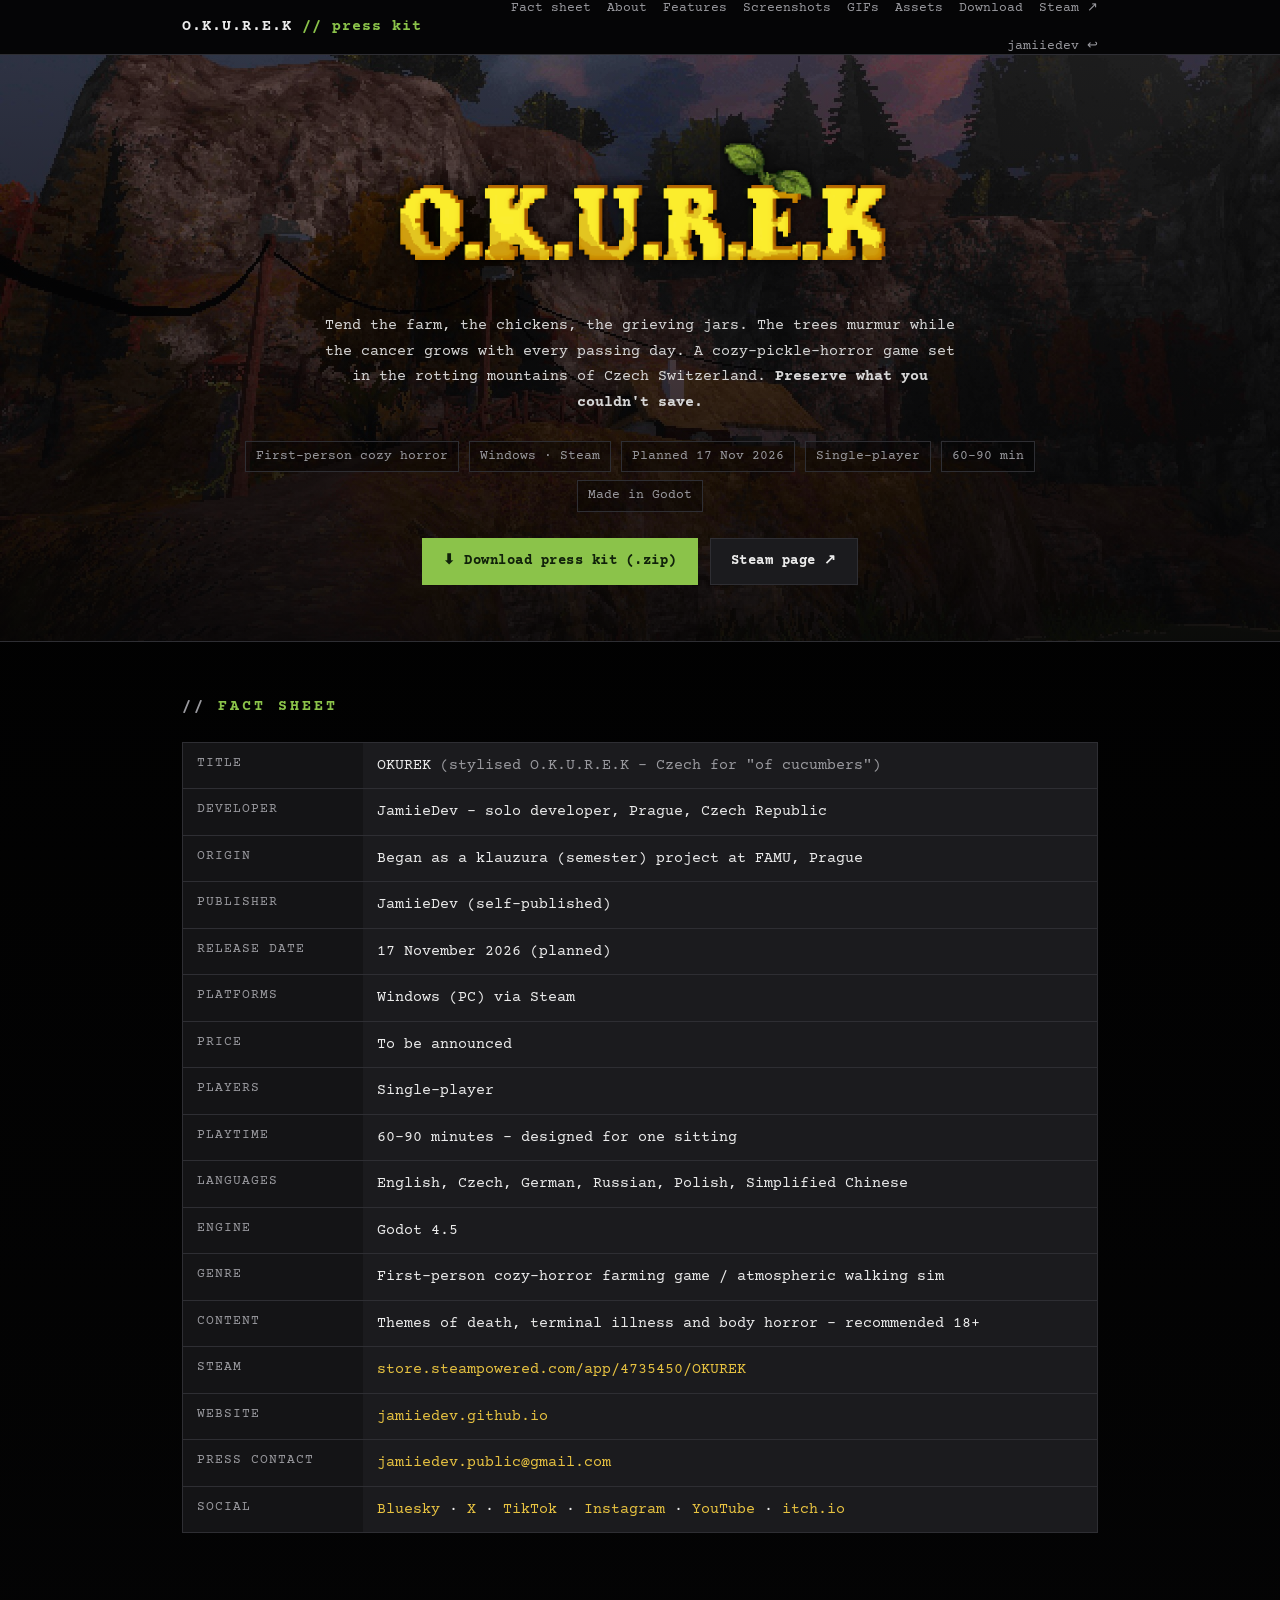
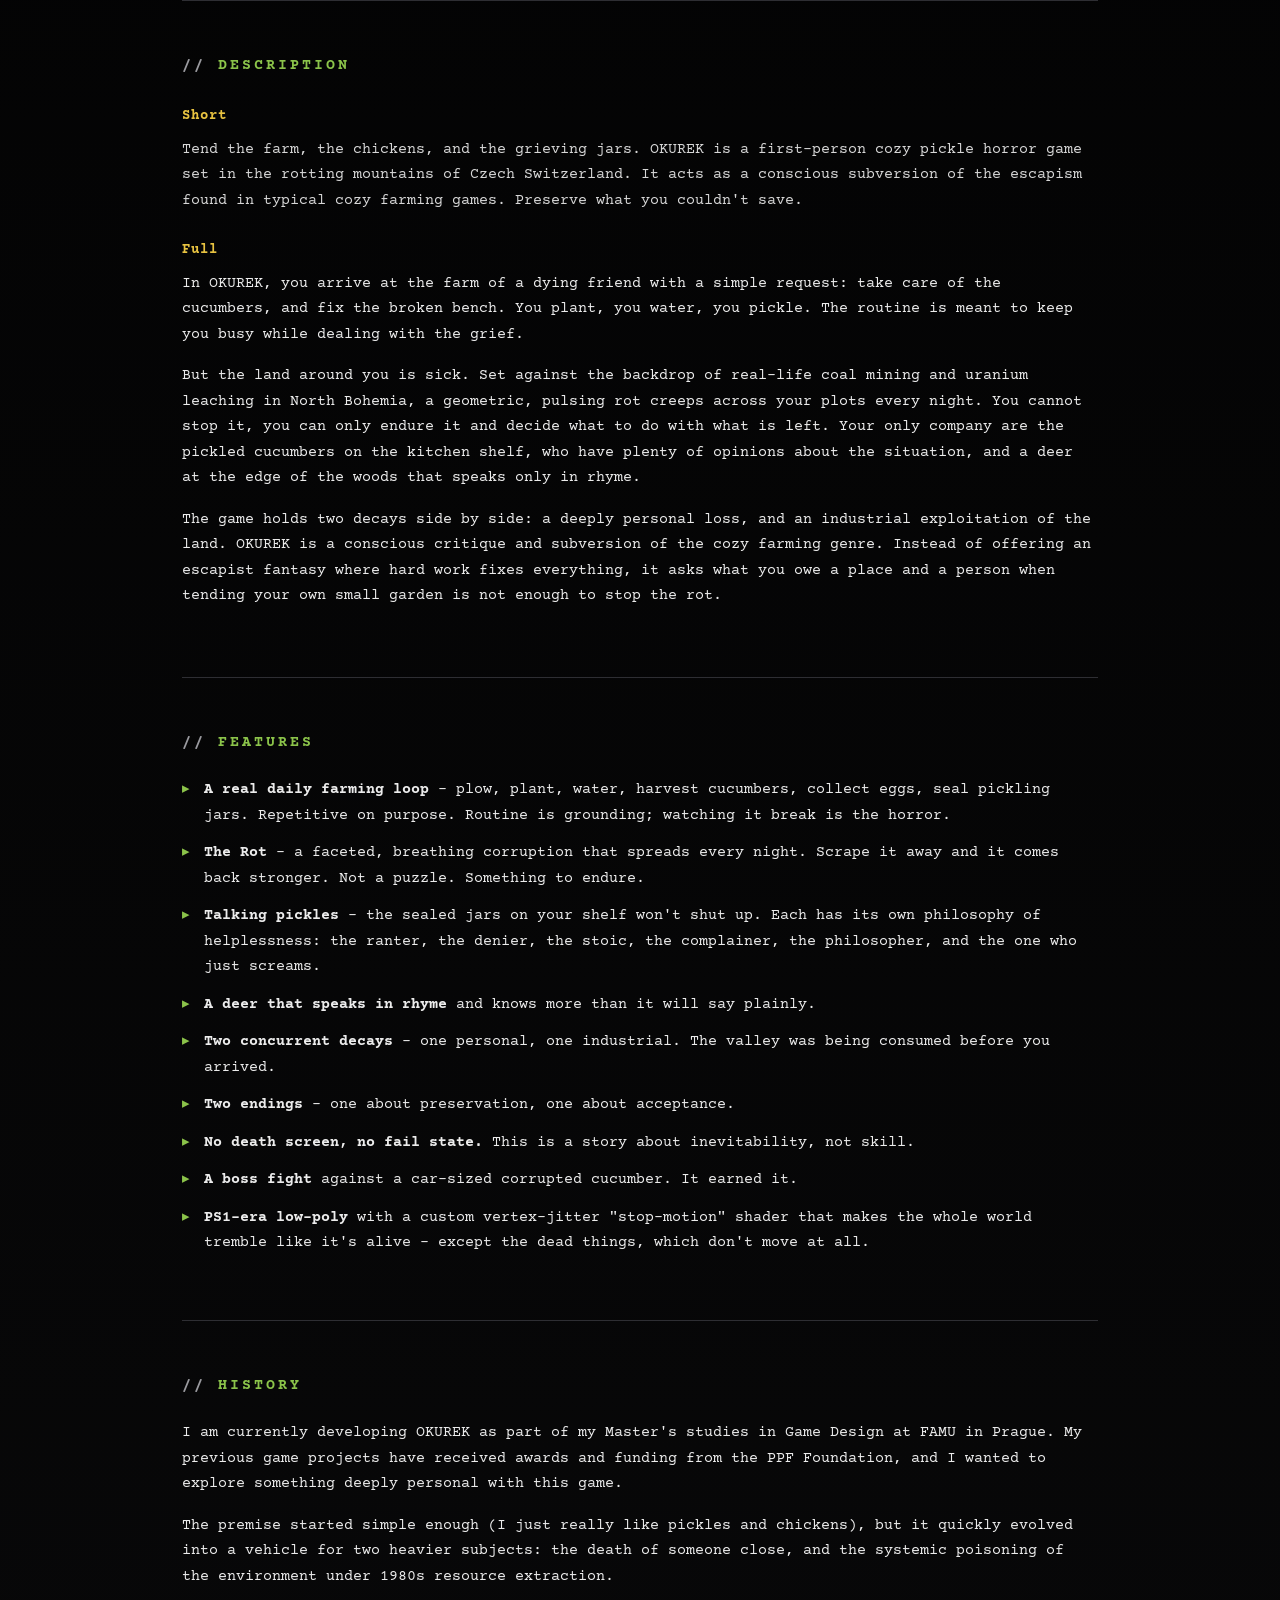
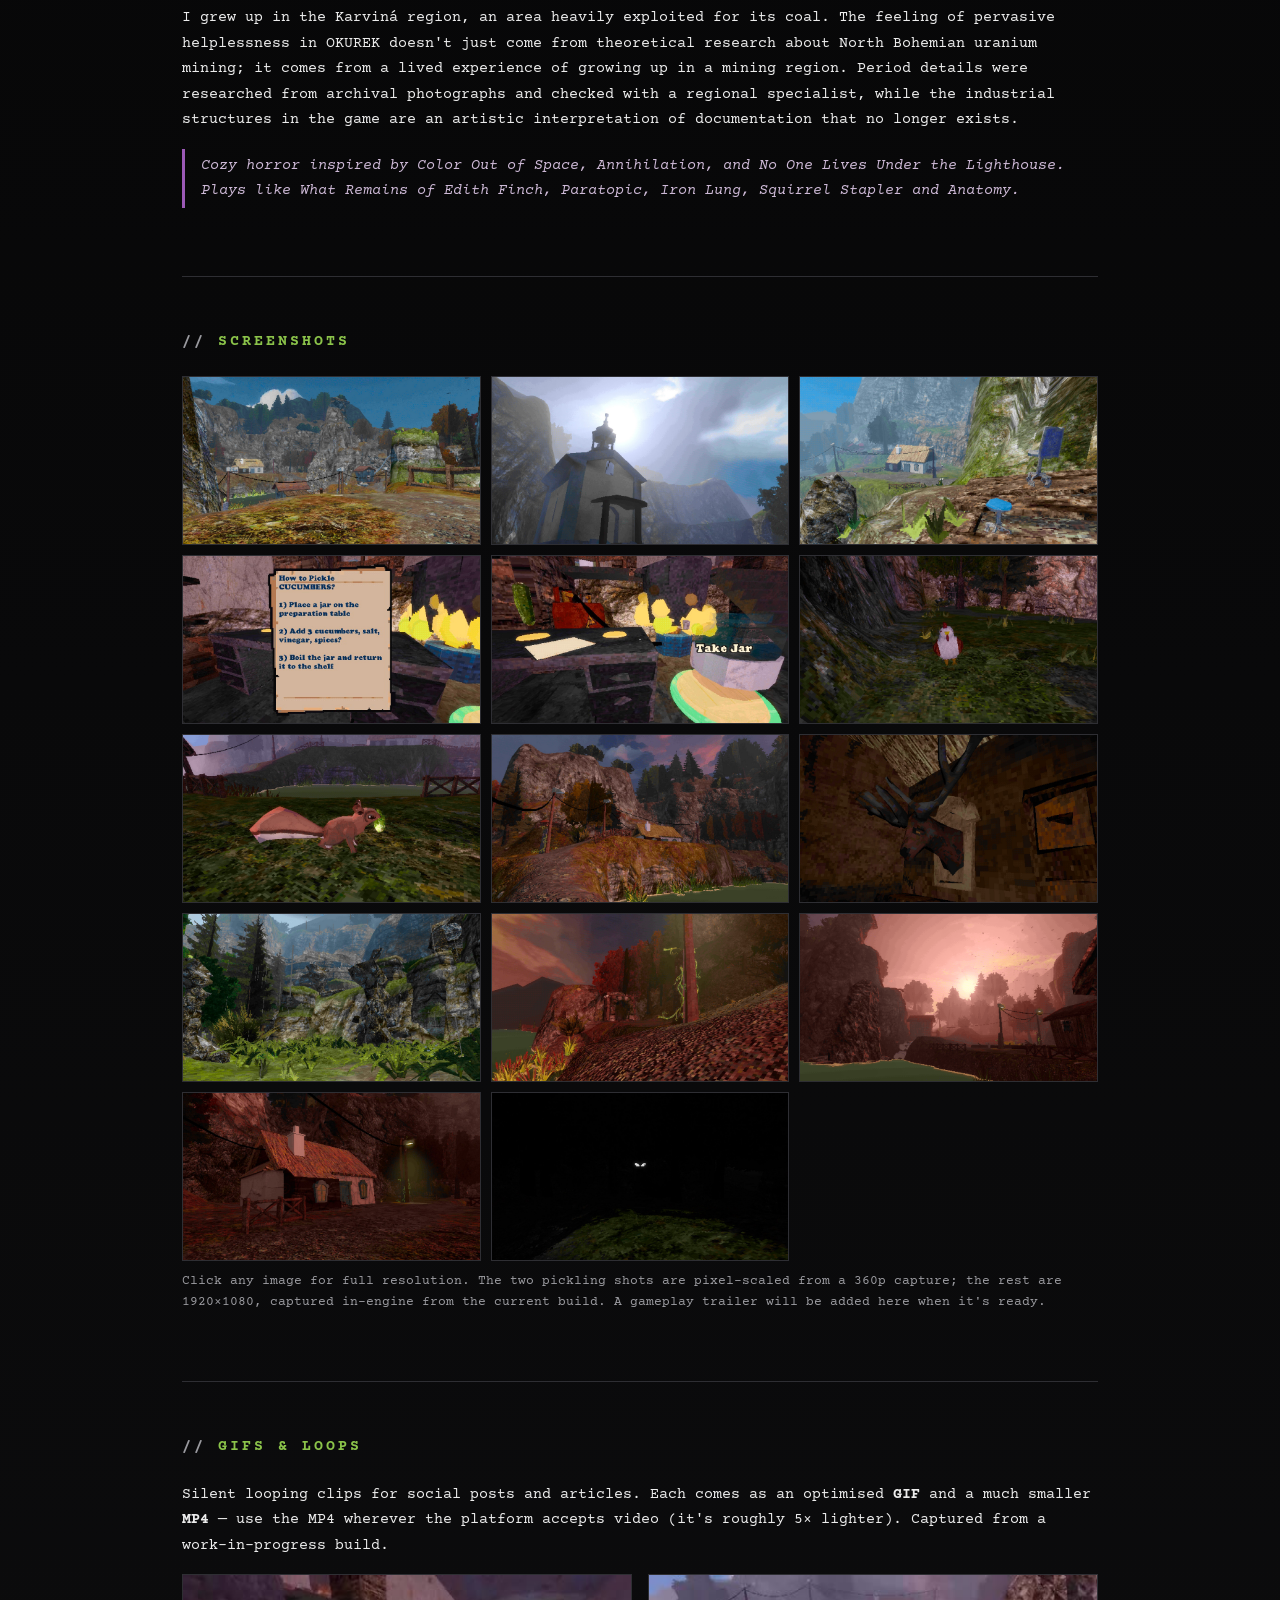
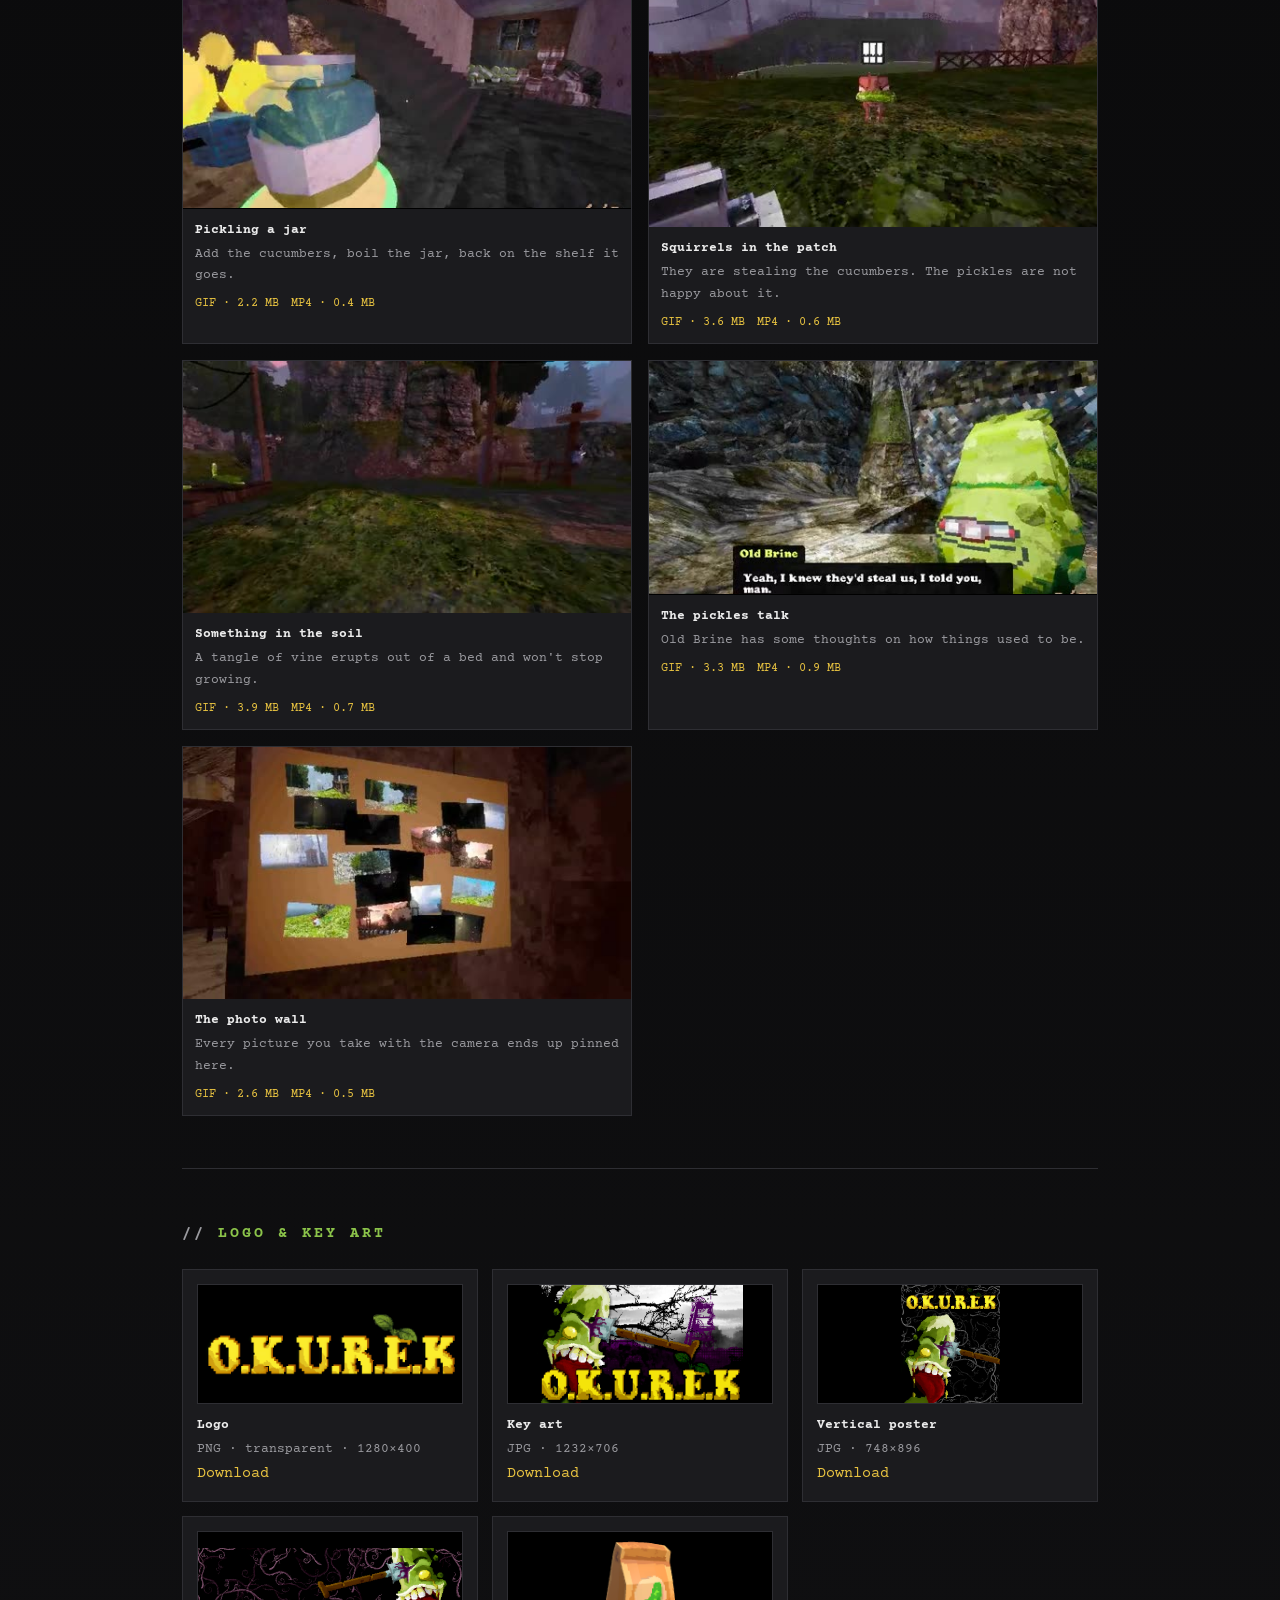
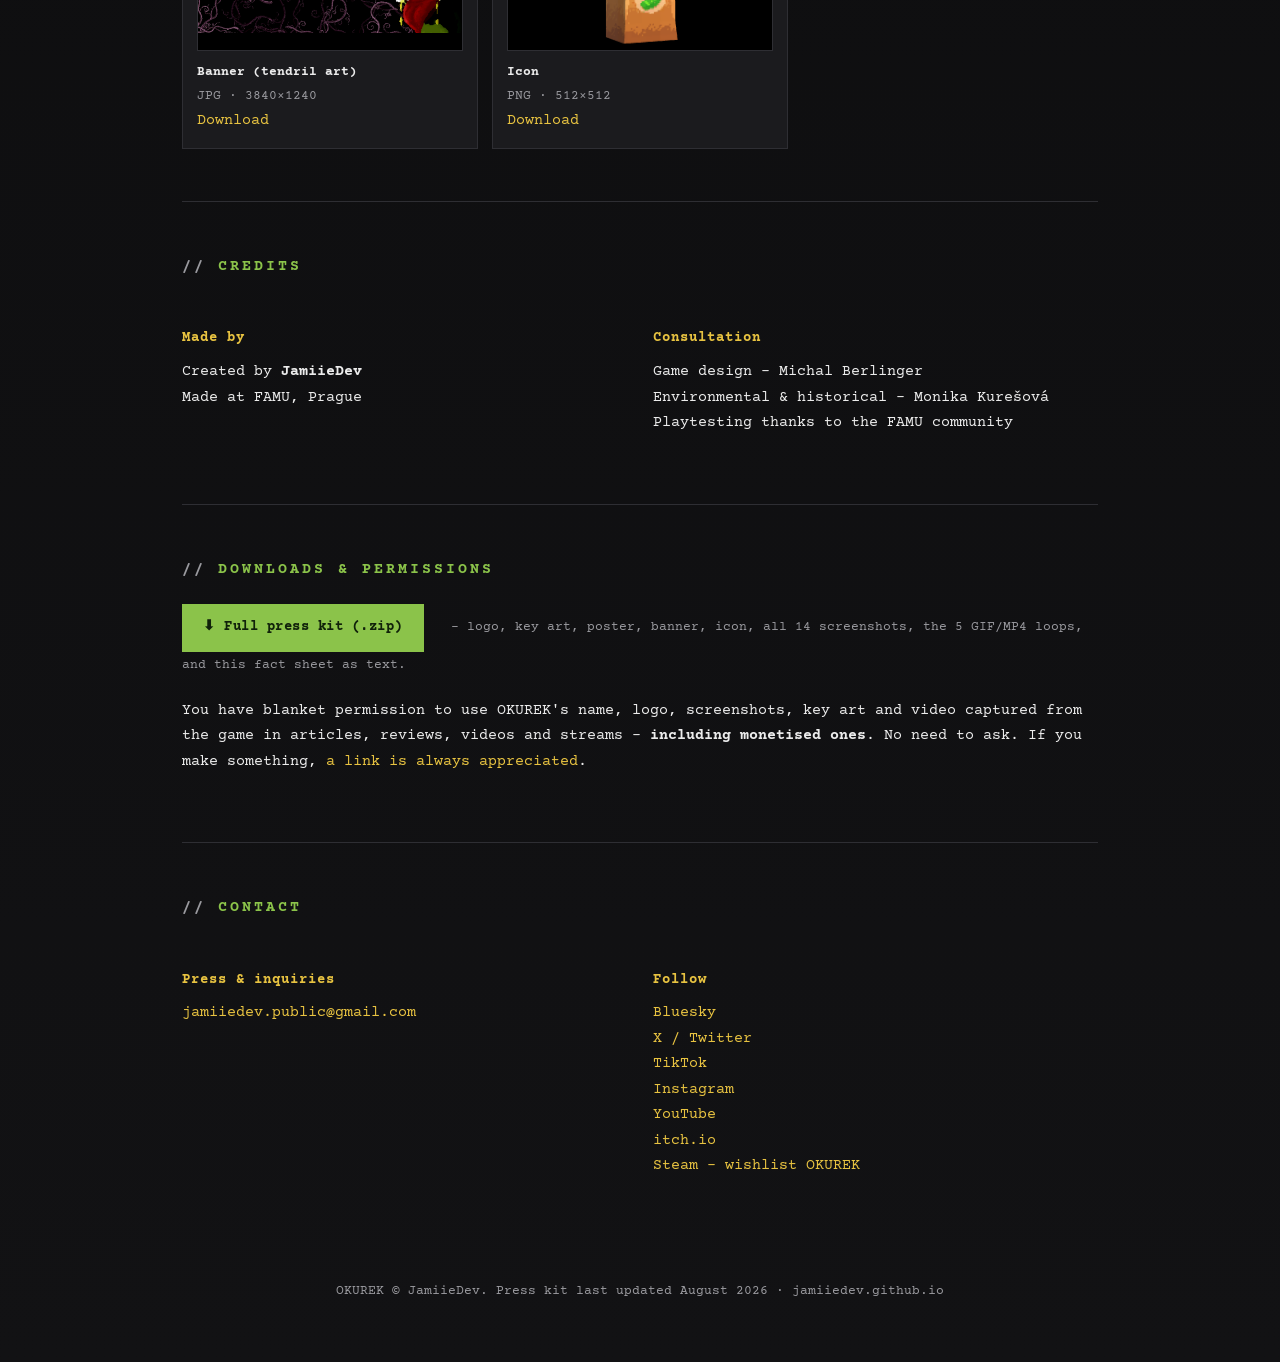
<file: presskit/okurek/index.html>
<!DOCTYPE html>
<html lang="en">
<head>
<meta charset="UTF-8" />
<meta name="viewport" content="width=device-width, initial-scale=1.0" />
<title>OKUREK - Press Kit</title>
<meta name="description" content="Press kit for OKUREK, a first-person cozy-horror farming game by JamiieDev. Fact sheet, description, screenshots, key art, logo and downloads for press and creators." />

<meta property="og:type" content="website" />
<meta property="og:title" content="OKUREK - Press Kit" />
<meta property="og:description" content="A cozy-pickle-horror game set in the rotting mountains of Czech Switzerland. Press kit: fact sheet, screenshots, key art and downloads." />
<meta property="og:image" content="https://jamiiedev.github.io/presskit/okurek/images/okurek-keyart.jpg" />
<meta name="twitter:card" content="summary_large_image" />
<meta name="twitter:site" content="@JamiieDev" />

<link rel="icon" href="images/okurek-icon.png" />
<link rel="stylesheet" href="https://fonts.googleapis.com/css2?family=Courier+Prime:wght@400;700&display=swap" />
<style>
  :root {
    --bg: #0a0a0b;
    --panel: #141416;
    --panel-2: #1b1b1e;
    --line: #2e2e33;
    --ink: #ececec;
    --muted: #9a9a9f;
    --green: #8bc34a;
    --gold: #e8c341;
    --rot: #9b59b6;
    --blood: #c0392b;
  }

  * { box-sizing: border-box; }

  html, body {
    margin: 0;
    padding: 0;
    overflow-x: hidden;
    background: linear-gradient(to top, #121214, #000);
    color: var(--ink);
    font-family: 'Courier Prime', 'Courier New', monospace;
    font-size: 15px;
    line-height: 1.7;
  }

  a { color: var(--gold); text-decoration: none; }
  a:hover { text-decoration: underline; }

  .wrap { max-width: 960px; margin: 0 auto; padding: 0 22px; }

  /* ---- top bar ---- */
  header.bar {
    position: sticky;
    top: 0;
    z-index: 50;
    background: rgba(6,6,7,0.92);
    border-bottom: 1px solid var(--line);
    backdrop-filter: blur(4px);
  }
  .bar .wrap {
    display: flex;
    align-items: center;
    justify-content: space-between;
    gap: 14px;
    height: 54px;
  }
  .bar .brand { font-weight: 700; letter-spacing: 1px; color: var(--ink); white-space: nowrap; }
  .bar .brand span { color: var(--green); }
  .bar nav { display: flex; gap: 16px; flex-wrap: wrap; justify-content: flex-end; }
  .bar nav a { color: var(--muted); font-size: 13px; }
  .bar nav a:hover { color: var(--ink); text-decoration: none; }

  /* ---- hero ---- */
  .hero {
    position: relative;
    border-bottom: 1px solid var(--line);
    background: #000 center / cover no-repeat;
    background-image:
      linear-gradient(to bottom, rgba(5,5,6,0.42), rgba(5,5,6,0.62) 45%, rgba(5,5,6,0.9)),
      url('images/okurek-hero.jpg');
  }
  .hero .wrap { padding: 64px 22px 56px; text-align: center; }
  .hero img.logo { width: min(520px, 82vw); height: auto; filter: drop-shadow(0 4px 22px rgba(0,0,0,0.75)); }
  .hero .tagline {
    margin: 22px auto 0;
    max-width: 640px;
    color: #d7d7d7;
    font-size: 15px;
  }
  .hero .meta {
    margin-top: 26px;
    display: flex;
    flex-wrap: wrap;
    gap: 8px 10px;
    justify-content: center;
  }
  .hero .meta span {
    border: 1px solid var(--line);
    background: rgba(0,0,0,0.35);
    padding: 4px 10px;
    font-size: 12.5px;
    color: var(--muted);
  }
  .cta-row { margin-top: 26px; display: flex; gap: 12px; justify-content: center; flex-wrap: wrap; }
  .btn {
    display: inline-block;
    border: 1px solid var(--line);
    background: var(--panel-2);
    color: var(--ink);
    padding: 11px 20px;
    font-family: inherit;
    font-size: 14px;
    font-weight: 700;
    letter-spacing: 0.5px;
    transition: background .2s, border-color .2s, transform .2s;
  }
  .btn:hover { background: #26261b; border-color: var(--gold); text-decoration: none; transform: translateY(-2px); }
  .btn.primary { background: var(--green); color: #10210a; border-color: var(--green); }
  .btn.primary:hover { background: #9fd85f; border-color: #9fd85f; }

  /* ---- sections ---- */
  section { padding: 52px 0; border-bottom: 1px solid var(--line); }
  section h2 {
    margin: 0 0 22px;
    font-size: 15px;
    letter-spacing: 3px;
    text-transform: uppercase;
    color: var(--green);
  }
  section h2::before { content: "// "; color: var(--muted); }
  section h3 { margin: 26px 0 8px; font-size: 14px; color: var(--gold); letter-spacing: 1px; }
  p { margin: 0 0 16px; }
  .lede { color: #d7d7d7; }

  /* fact sheet */
  .facts { display: grid; grid-template-columns: 180px 1fr; gap: 0; border: 1px solid var(--line); }
  .facts dt {
    padding: 10px 14px;
    background: var(--panel);
    border-bottom: 1px solid var(--line);
    color: var(--muted);
    font-size: 12.5px;
    text-transform: uppercase;
    letter-spacing: 1px;
  }
  .facts dd {
    margin: 0;
    padding: 10px 14px;
    background: var(--panel-2);
    border-bottom: 1px solid var(--line);
  }
  .facts dt:last-of-type, .facts dd:last-of-type { border-bottom: 0; }

  ul.feat { list-style: none; margin: 0; padding: 0; }
  ul.feat li { position: relative; padding-left: 22px; margin-bottom: 12px; }
  ul.feat li::before { content: "▸"; position: absolute; left: 0; color: var(--green); }

  .quote { border-left: 3px solid var(--rot); padding: 4px 0 4px 16px; color: #cdb9d6; font-style: italic; margin: 0 0 16px; }

  /* screenshots */
  .grid-ss { display: grid; grid-template-columns: repeat(auto-fill, minmax(280px, 1fr)); gap: 10px; }
  .grid-ss a { display: block; overflow: hidden; border: 1px solid var(--line); line-height: 0; }
  .grid-ss img { width: 100%; height: auto; display: block; transition: transform .35s ease; }
  .grid-ss a:hover img { transform: scale(1.04); }
  .hint { color: var(--muted); font-size: 12.5px; margin-top: 10px; }

  /* gifs / loops */
  .grid-gif { display: grid; grid-template-columns: repeat(auto-fill, minmax(300px, 1fr)); gap: 16px; }
  .grid-gif figure { margin: 0; border: 1px solid var(--line); background: var(--panel-2); }
  .grid-gif video { width: 100%; display: block; background: #000; }
  .grid-gif figcaption { padding: 10px 12px; font-size: 12.5px; color: var(--muted); }
  .grid-gif figcaption b { color: var(--ink); display: block; font-size: 13px; margin-bottom: 3px; }
  .grid-gif .dl { display: block; margin-top: 7px; }
  .grid-gif .dl a { font-size: 12px; margin-right: 12px; }

  /* asset lists */
  .assets { display: grid; grid-template-columns: repeat(auto-fill, minmax(220px, 1fr)); gap: 14px; }
  .asset {
    border: 1px solid var(--line);
    background: var(--panel-2);
    padding: 14px;
  }
  .asset .thumb { background: #000 center / contain no-repeat; height: 120px; margin-bottom: 10px; border: 1px solid var(--line); }
  .asset b { display: block; font-size: 13px; }
  .asset small { color: var(--muted); }

  .cols { display: grid; grid-template-columns: 1fr 1fr; gap: 26px; }

  footer { padding: 34px 0 60px; color: var(--muted); font-size: 12.5px; text-align: center; }
  footer a { color: var(--muted); }

  @media (max-width: 640px) {
    .facts { grid-template-columns: 1fr; }
    .facts dt { border-bottom: 0; }
    .cols { grid-template-columns: 1fr; }
    .bar .brand { font-size: 13px; }
  }
</style>
</head>
<body>

<header class="bar">
  <div class="wrap">
    <div class="brand">O.K.U.R.E.K <span>// press kit</span></div>
    <nav>
      <a href="#fact-sheet">Fact sheet</a>
      <a href="#about">About</a>
      <a href="#features">Features</a>
      <a href="#screenshots">Screenshots</a>
      <a href="#gifs">GIFs</a>
      <a href="#assets">Assets</a>
      <a href="#downloads">Download</a>
      <a href="https://store.steampowered.com/app/4735450/OKUREK/" target="_blank" rel="noopener">Steam ↗</a>
      <a href="/">jamiiedev ↩</a>
    </nav>
  </div>
</header>

<div class="hero">
  <div class="wrap">
    <img class="logo" src="images/okurek-logo.png" alt="OKUREK logo" />
    <p class="tagline">Tend the farm, the chickens, the grieving jars. The trees murmur while the cancer grows with every passing day. A cozy‑pickle‑horror game set in the rotting mountains of Czech Switzerland. <strong>Preserve what you couldn't save.</strong></p>
    <div class="meta">
      <span>First-person cozy horror</span>
      <span>Windows · Steam</span>
      <span>Planned 17 Nov 2026</span>
      <span>Single-player</span>
      <span>60–90 min</span>
      <span>Made in Godot</span>
    </div>
    <div class="cta-row">
      <a class="btn primary" href="okurek-presskit.zip" download>⬇ Download press kit (.zip)</a>
      <a class="btn" href="https://store.steampowered.com/app/4735450/OKUREK/" target="_blank" rel="noopener">Steam page ↗</a>
    </div>
  </div>
</div>

<main class="wrap">

  <section id="fact-sheet">
    <h2>Fact sheet</h2>
    <dl class="facts">
      <dt>Title</dt><dd>OKUREK <span style="color:var(--muted)">(stylised O.K.U.R.E.K - Czech for "of cucumbers")</span></dd>
      <dt>Developer</dt><dd>JamiieDev - solo developer, Prague, Czech Republic</dd>
      <dt>Origin</dt><dd>Began as a klauzura (semester) project at FAMU, Prague</dd>
      <dt>Publisher</dt><dd>JamiieDev (self-published)</dd>
      <dt>Release date</dt><dd>17 November 2026 (planned)</dd>
      <dt>Platforms</dt><dd>Windows (PC) via Steam</dd>
      <dt>Price</dt><dd>To be announced</dd>
      <dt>Players</dt><dd>Single-player</dd>
      <dt>Playtime</dt><dd>60-90 minutes - designed for one sitting</dd>
      <dt>Languages</dt><dd>English, Czech, German, Russian, Polish, Simplified Chinese</dd>
      <dt>Engine</dt><dd>Godot 4.5</dd>
      <dt>Genre</dt><dd>First-person cozy-horror farming game / atmospheric walking sim</dd>
      <dt>Content</dt><dd>Themes of death, terminal illness and body horror - recommended 18+</dd>
      <dt>Steam</dt><dd><a href="https://store.steampowered.com/app/4735450/OKUREK/" target="_blank" rel="noopener">store.steampowered.com/app/4735450/OKUREK</a></dd>
      <dt>Website</dt><dd><a href="https://jamiiedev.github.io" target="_blank" rel="noopener">jamiiedev.github.io</a></dd>
      <dt>Press contact</dt><dd><a href="mailto:jamiiedev.public@gmail.com">jamiiedev.public@gmail.com</a></dd>
      <dt>Social</dt><dd><a href="https://bsky.app/profile/jamiiedev.bsky.social" target="_blank" rel="noopener">Bluesky</a> · <a href="https://x.com/JamiieDev" target="_blank" rel="noopener">X</a> · <a href="https://www.tiktok.com/@jamiiedev" target="_blank" rel="noopener">TikTok</a> · <a href="https://www.instagram.com/jamiiedev" target="_blank" rel="noopener">Instagram</a> · <a href="https://www.youtube.com/channel/UCHs60FguAIXjefsRbsEgEYQ" target="_blank" rel="noopener">YouTube</a> · <a href="https://jamiiethetrashman.itch.io" target="_blank" rel="noopener">itch.io</a></dd>
    </dl>
  </section>

  <section id="about">
    <h2>Description</h2>
    <h3>Short</h3>
    <p class="lede">Tend the farm, the chickens, and the grieving jars. OKUREK is a first-person cozy pickle horror game set in the rotting mountains of Czech Switzerland. It acts as a conscious subversion of the escapism found in typical cozy farming games. Preserve what you couldn't save.</p>

    <h3>Full</h3>
    <p>In OKUREK, you arrive at the farm of a dying friend with a simple request: take care of the cucumbers, and fix the broken bench. You plant, you water, you pickle. The routine is meant to keep you busy while dealing with the grief.</p>
    <p>But the land around you is sick. Set against the backdrop of real-life coal mining and uranium leaching in North Bohemia, a geometric, pulsing rot creeps across your plots every night. You cannot stop it, you can only endure it and decide what to do with what is left. Your only company are the pickled cucumbers on the kitchen shelf, who have plenty of opinions about the situation, and a deer at the edge of the woods that speaks only in rhyme.</p>
    <p>The game holds two decays side by side: a deeply personal loss, and an industrial exploitation of the land. OKUREK is a conscious critique and subversion of the cozy farming genre. Instead of offering an escapist fantasy where hard work fixes everything, it asks what you owe a place and a person when tending your own small garden is not enough to stop the rot.</p>
  </section>

  <section id="features">
    <h2>Features</h2>
    <ul class="feat">
      <li><strong>A real daily farming loop</strong> - plow, plant, water, harvest cucumbers, collect eggs, seal pickling jars. Repetitive on purpose. Routine is grounding; watching it break is the horror.</li>
      <li><strong>The Rot</strong> - a faceted, breathing corruption that spreads every night. Scrape it away and it comes back stronger. Not a puzzle. Something to endure.</li>
      <li><strong>Talking pickles</strong> - the sealed jars on your shelf won't shut up. Each has its own philosophy of helplessness: the ranter, the denier, the stoic, the complainer, the philosopher, and the one who just screams.</li>
      <li><strong>A deer that speaks in rhyme</strong> and knows more than it will say plainly.</li>
      <li><strong>Two concurrent decays</strong> - one personal, one industrial. The valley was being consumed before you arrived.</li>
      <li><strong>Two endings</strong> - one about preservation, one about acceptance.</li>
      <li><strong>No death screen, no fail state.</strong> This is a story about inevitability, not skill.</li>
      <li><strong>A boss fight</strong> against a car-sized corrupted cucumber. It earned it.</li>
      <li><strong>PS1-era low-poly</strong> with a custom vertex-jitter "stop-motion" shader that makes the whole world tremble like it's alive - except the dead things, which don't move at all.</li>
    </ul>
  </section>

  <section id="history">
    <h2>History</h2>
    <p>I am currently developing OKUREK as part of my Master's studies in Game Design at FAMU in Prague. My previous game projects have received awards and funding from the PPF Foundation, and I wanted to explore something deeply personal with this game.</p>
    <p>The premise started simple enough (I just really like pickles and chickens), but it quickly evolved into a vehicle for two heavier subjects: the death of someone close, and the systemic poisoning of the environment under 1980s resource extraction.</p>
    <p>I grew up in the Karviná region, an area heavily exploited for its coal. The feeling of pervasive helplessness in OKUREK doesn't just come from theoretical research about North Bohemian uranium mining; it comes from a lived experience of growing up in a mining region. Period details were researched from archival photographs and checked with a regional specialist, while the industrial structures in the game are an artistic interpretation of documentation that no longer exists.</p>
    <p class="quote">Cozy horror inspired by Color Out of Space, Annihilation, and No One Lives Under the Lighthouse. Plays like What Remains of Edith Finch, Paratopic, Iron Lung, Squirrel Stapler and Anatomy.</p>
  </section>

  <section id="screenshots">
    <h2>Screenshots</h2>
    <div class="grid-ss">
      <a href="images/screenshot-01.jpg" target="_blank" rel="noopener"><img loading="lazy" src="images/screenshot-01.jpg" alt="The homestead seen from across the valley, tucked into the sandstone cliffs" /></a>
      <a href="images/screenshot-02.jpg" target="_blank" rel="noopener"><img loading="lazy" src="images/screenshot-02.jpg" alt="A hillside chapel silhouetted against a low sun" /></a>
      <a href="images/screenshot-03.jpg" target="_blank" rel="noopener"><img loading="lazy" src="images/screenshot-03.jpg" alt="The farmhouse on its rock outcrop, milk churns and ferns in the foreground" /></a>
      <a href="images/screenshot-04.jpg" target="_blank" rel="noopener"><img loading="lazy" src="images/screenshot-04.jpg" alt="An instruction note: how to pickle cucumbers, step by step" /></a>
      <a href="images/screenshot-05.jpg" target="_blank" rel="noopener"><img loading="lazy" src="images/screenshot-05.jpg" alt="The pickling preparation table with cucumbers, brine and a jar on its stand" /></a>
      <a href="images/screenshot-06.jpg" target="_blank" rel="noopener"><img loading="lazy" src="images/screenshot-06.jpg" alt="A chicken in the rocky pass between the cliffs" /></a>
      <a href="images/screenshot-07.jpg" target="_blank" rel="noopener"><img loading="lazy" src="images/screenshot-07.jpg" alt="A squirrel carrying off a glowing cucumber" /></a>
      <a href="images/screenshot-08.jpg" target="_blank" rel="noopener"><img loading="lazy" src="images/screenshot-08.jpg" alt="The farmhouse perched over the water under a purple autumn dusk" /></a>
      <a href="images/screenshot-09.jpg" target="_blank" rel="noopener"><img loading="lazy" src="images/screenshot-09.jpg" alt="A mounted deer head on the wall inside the farmhouse" /></a>
      <a href="images/screenshot-10.jpg" target="_blank" rel="noopener"><img loading="lazy" src="images/screenshot-10.jpg" alt="Sandstone rock formations, ferns and planted rows at the forest edge" /></a>
      <a href="images/screenshot-11.jpg" target="_blank" rel="noopener"><img loading="lazy" src="images/screenshot-11.jpg" alt="Rot climbing a utility pole beside a tunnel mouth, red dusk light" /></a>
      <a href="images/screenshot-12.jpg" target="_blank" rel="noopener"><img loading="lazy" src="images/screenshot-12.jpg" alt="Rain falling over an autumn field under a bruised pink sky" /></a>
      <a href="images/screenshot-13.jpg" target="_blank" rel="noopener"><img loading="lazy" src="images/screenshot-13.jpg" alt="The farmhouse at dusk, ground gone red, a single lamp lit" /></a>
      <a href="images/screenshot-14.jpg" target="_blank" rel="noopener"><img loading="lazy" src="images/screenshot-14.jpg" alt="A pair of eyes glowing in the dark" /></a>
    </div>
    <p class="hint">Click any image for full resolution. The two pickling shots are pixel-scaled from a 360p capture; the rest are 1920×1080, captured in-engine from the current build. A gameplay trailer will be added here when it's ready.</p>
  </section>

  <section id="gifs">
    <h2>GIFs &amp; loops</h2>
    <p>Silent looping clips for social posts and articles. Each comes as an optimised <strong>GIF</strong> and a much smaller <strong>MP4</strong> — use the MP4 wherever the platform accepts video (it's roughly 5× lighter). Captured from a work-in-progress build.</p>
    <div class="grid-gif">
      <figure>
        <video src="media/okurek-pickling.mp4" poster="media/okurek-pickling.poster.jpg" autoplay loop muted playsinline preload="metadata"></video>
        <figcaption><b>Pickling a jar</b>Add the cucumbers, boil the jar, back on the shelf it goes.
          <span class="dl"><a href="media/okurek-pickling.gif" download>GIF · 2.2 MB</a><a href="media/okurek-pickling.mp4" download>MP4 · 0.4 MB</a></span></figcaption>
      </figure>
      <figure>
        <video src="media/okurek-squirrels.mp4" poster="media/okurek-squirrels.poster.jpg" autoplay loop muted playsinline preload="metadata"></video>
        <figcaption><b>Squirrels in the patch</b>They are stealing the cucumbers. The pickles are not happy about it.
          <span class="dl"><a href="media/okurek-squirrels.gif" download>GIF · 3.6 MB</a><a href="media/okurek-squirrels.mp4" download>MP4 · 0.6 MB</a></span></figcaption>
      </figure>
      <figure>
        <video src="media/okurek-corrupted-crop.mp4" poster="media/okurek-corrupted-crop.poster.jpg" autoplay loop muted playsinline preload="metadata"></video>
        <figcaption><b>Something in the soil</b>A tangle of vine erupts out of a bed and won't stop growing.
          <span class="dl"><a href="media/okurek-corrupted-crop.gif" download>GIF · 3.9 MB</a><a href="media/okurek-corrupted-crop.mp4" download>MP4 · 0.7 MB</a></span></figcaption>
      </figure>
      <figure>
        <video src="media/okurek-talking-pickle.mp4" poster="media/okurek-talking-pickle.poster.jpg" autoplay loop muted playsinline preload="metadata"></video>
        <figcaption><b>The pickles talk</b>Old Brine has some thoughts on how things used to be.
          <span class="dl"><a href="media/okurek-talking-pickle.gif" download>GIF · 3.3 MB</a><a href="media/okurek-talking-pickle.mp4" download>MP4 · 0.9 MB</a></span></figcaption>
      </figure>
      <figure>
        <video src="media/okurek-photo-wall.mp4" poster="media/okurek-photo-wall.poster.jpg" autoplay loop muted playsinline preload="metadata"></video>
        <figcaption><b>The photo wall</b>Every picture you take with the camera ends up pinned here.
          <span class="dl"><a href="media/okurek-photo-wall.gif" download>GIF · 2.6 MB</a><a href="media/okurek-photo-wall.mp4" download>MP4 · 0.5 MB</a></span></figcaption>
      </figure>
    </div>
  </section>

  <section id="assets">
    <h2>Logo &amp; key art</h2>
    <div class="assets">
      <div class="asset">
        <div class="thumb" style="background-image:url('images/okurek-logo.png')"></div>
        <b>Logo</b><small>PNG · transparent · 1280×400</small><br>
        <a href="images/okurek-logo.png" download>Download</a>
      </div>
      <div class="asset">
        <div class="thumb" style="background-image:url('images/okurek-keyart.jpg')"></div>
        <b>Key art</b><small>JPG · 1232×706</small><br>
        <a href="images/okurek-keyart.jpg" download>Download</a>
      </div>
      <div class="asset">
        <div class="thumb" style="background-image:url('images/okurek-poster.jpg')"></div>
        <b>Vertical poster</b><small>JPG · 748×896</small><br>
        <a href="images/okurek-poster.jpg" download>Download</a>
      </div>
      <div class="asset">
        <div class="thumb" style="background-image:url('images/okurek-banner.jpg')"></div>
        <b>Banner (tendril art)</b><small>JPG · 3840×1240</small><br>
        <a href="images/okurek-banner.jpg" download>Download</a>
      </div>
      <div class="asset">
        <div class="thumb" style="background-image:url('images/okurek-icon.png')"></div>
        <b>Icon</b><small>PNG · 512×512</small><br>
        <a href="images/okurek-icon.png" download>Download</a>
      </div>
    </div>
  </section>

  <section id="credits">
    <h2>Credits</h2>
    <div class="cols">
      <div>
        <h3>Made by</h3>
        <p>Created by <strong>JamiieDev</strong><br>Made at FAMU, Prague</p>
      </div>
      <div>
        <h3>Consultation</h3>
        <p>Game design - Michal Berlinger<br>Environmental &amp; historical - Monika Kurešová<br>Playtesting thanks to the FAMU community</p>
      </div>
    </div>
  </section>

  <section id="downloads">
    <h2>Downloads &amp; permissions</h2>
    <p><a class="btn primary" href="okurek-presskit.zip" download>⬇ Full press kit (.zip)</a> &nbsp; <span class="hint">- logo, key art, poster, banner, icon, all 14 screenshots, the 5 GIF/MP4 loops, and this fact sheet as text.</span></p>
    <p style="margin-top:20px">You have blanket permission to use OKUREK's name, logo, screenshots, key art and video captured from the game in articles, reviews, videos and streams - <strong>including monetised ones</strong>. No need to ask. If you make something, <a href="mailto:jamiiedev.public@gmail.com">a link is always appreciated</a>.</p>
  </section>

  <section id="contact" style="border-bottom:0">
    <h2>Contact</h2>
    <div class="cols">
      <div>
        <h3>Press &amp; inquiries</h3>
        <p><a href="mailto:jamiiedev.public@gmail.com">jamiiedev.public@gmail.com</a></p>
      </div>
      <div>
        <h3>Follow</h3>
        <p>
          <a href="https://bsky.app/profile/jamiiedev.bsky.social" target="_blank" rel="noopener">Bluesky</a><br>
          <a href="https://x.com/JamiieDev" target="_blank" rel="noopener">X / Twitter</a><br>
          <a href="https://www.tiktok.com/@jamiiedev" target="_blank" rel="noopener">TikTok</a><br>
          <a href="https://www.instagram.com/jamiiedev" target="_blank" rel="noopener">Instagram</a><br>
          <a href="https://www.youtube.com/channel/UCHs60FguAIXjefsRbsEgEYQ" target="_blank" rel="noopener">YouTube</a><br>
          <a href="https://jamiiethetrashman.itch.io" target="_blank" rel="noopener">itch.io</a><br>
          <a href="https://store.steampowered.com/app/4735450/OKUREK/" target="_blank" rel="noopener">Steam - wishlist OKUREK</a>
        </p>
      </div>
    </div>
  </section>

</main>

<footer>
  OKUREK © JamiieDev. Press kit last updated August 2026 · <a href="/">jamiiedev.github.io</a>
</footer>

</body>
</html>
</file>
<file: styles.css>
/* RESET & BASIC STYLES */
@import url('https://fonts.googleapis.com/css2?family=Courier+Prime:wght@400;700&display=swap');


html, body {
    margin: 0;
    padding: 0;
    overflow-x: hidden; /* Prevent horizontal scrolling */
    font-family: 'Courier Prime', monospace;
    font-size: 14px;
    line-height: 1.6;
    background: linear-gradient(to top, #121212, #000000);
    color: #ffffff;
  }
  
  .content-wrapper {
    max-width: 1200px;
    margin: 0 auto;
    padding: 0 20px;
    box-sizing: border-box;
  }
  
  body {
    position: relative;
  }
  

  /* The animation steps:
     - 0%: start at 0deg
     - 33%: rotate to +3deg
     - 66%: rotate to -3deg
     - 100%: return to 0deg
  */
  @keyframes rotate-wiggle {
    0%   { transform: rotate(0deg); }
    25%  { transform: rotate(2deg); }
    75%  { transform: rotate(-2deg); }
    100% { transform: rotate(0deg); }
  }

  /* The animation steps:
     - 0%: start at 0deg
     - 33%: rotate to +3deg
     - 66%: rotate to -3deg
     - 100%: return to 0deg
  */
  @keyframes up_down-wiggle {
    0% { transform: translateY(0); }
    100% { transform: translateY(-3px); }
  }

  .steam-widget-container {
    position: relative;
    margin: 20px 0;
    width: 100%;
    max-width: 480px; /* or any dimension you like */
  }
  
  .steam-widget-container iframe {
    width: 100%;
    height: 190px; /* Keep aspect ratio or adjust as desired */
  }

  /* NAVIGATION BAR */
  nav {
    width: 100%;
    position: fixed;
    top: 0;
    left: 0;
    background: rgba(0,0,0,0.8);
    display: flex;
    justify-content: center;
    align-items: center;
    height: 60px;
    z-index: 9999;
    padding: 0 20px;
  }
  
  .nav-container {
    display: flex;
    align-items: center;
    width: 100%;
    max-width: 1200px;
    justify-content: space-between;
  }
  
  .nav-links {
    display: flex;
    gap: 20px;
  }
  
  .nav-links a {
    text-decoration: none;
    color: #aaa;
    font-weight: 600;
    transition: color 0.3s ease;
    position: relative;
  }
  
  .nav-links a:hover {
    color: #fff;
    animation: up_down-wiggle 0.5s ease-in-out infinite alternate;
  }
  
  .nav-icons {
    display: flex;
    gap: 15px;
  }
  
  .nav-icons a {
    color: #aaa;
    font-size: 1.2em;
    transition: color 0.3s ease;
  }
  
  .nav-icons a:hover {
    color: #fff;
  }
  
  /* SECTION CONTAINER */
  .section-container {
    display: flex;
    transition: transform 0.8s ease;
    width: 500%;
  }
  
  /* SECTIONS */
  section {
    min-width: 100vw;
    min-height: 100vh;
    padding: 100px 20px 20px; 
    box-sizing: border-box;
    position: relative;
    overflow: hidden;
    opacity: 0;
    transform: translateX(50px);
    transition: opacity 0.8s ease, transform 0.8s ease;
  }
  
  section.active {
    opacity: 1;
    transform: translateX(0);
  }
  
  /* PARALLAX EFFECT ON HOME SECTION */
  .parallax-banner {
    position: relative;
    overflow: hidden;
    height: 25vh;
    margin-bottom: 50px;
    background: url('https://via.placeholder.com/1600x900?text=PARAVOID+BANNER') no-repeat center center;
    background-size: cover;
  }
  
  .parallax-banner::after {
    content: "";
    position: absolute;
    top:0; left:0; right:0; bottom:0;
    background: rgba(0,0,0,0.3);
  }
  
  /* SECTION CONTENT STYLES */
  h1, h2, h3 {
    font-weight: 700;
    margin-bottom: 10px;
  }
  
  p {
    line-height: 1.5;
    margin-bottom: 20px;
  }
  
  /* GRID FOR LISTINGS */
  .grid {
    display: grid;
    gap: 20px;
  }
  
  @media(min-width:768px){
    .grid {
      grid-template-columns: repeat(2, 1fr);
    }
  }
  
  .item {
    background: #1c1c1c;
    border: 1px solid #333;
    padding: 20px;
    overflow: hidden;
    align-items: center;
    text-align: center;
    cursor: pointer;
    transition: transform 0.3s ease;
    position: relative;
    display: flex;

    flex-direction: column; 
  }
  



  .item img {
    max-width: 100%;
    display: block;
    transition: transform 0.3s ease; 
    /* Remove the separate scaling on hover:
    .item:hover img {
      transform: scale(1.1);
    } 
    Just don't apply any transform on img itself.
    */
  }
  
  /* If needed, you can remove or comment out the image hover scaling rule entirely. */



  .item button {
    margin-top: auto;                /* Takes up leftover vertical space, pushes button down */
    background: #333;
    color: #ccc;
    border: 1px solid #555;
    padding: 10px 20px;
    font-size: 1em;
    cursor: pointer;
    transition: background 0.3s, color 0.3s ease;
    margin-bottom: 0;               /* Ensure no extra space below */
    font-family: 'Courier Prime', monospace; /* match page font */
    z-index: 999;
  }

  .item button:hover {
    background: #444;
    color: #fff;
    box-shadow: 0 0 10px rgba(255, 255, 255, 0.2);
    animation: rotate-wiggle 0.5s ease-in-out infinite;
  }
  


  .item:hover {
    transform: scale(1.05);
  }
  
  .item h3 {
    margin: 10px 0;
    font-size: 1.2em;
  }
  
  .item p {
    font-size: 0.9em;
    color: #ccc;
  }

  /* If needed, you can remove or comment out the image hover scaling rule entirely. 
  .item:hover img {
    transform: scale(1.1);
  }
  */
  /* About Me Section */
  .about-me {
    max-width: 600px;
    margin: 0 auto;
    text-align: center;
  }
  
  .about-me h2 {
    margin-bottom: 20px;
  }
  
  .social-links {
    display: flex;
    justify-content: center;
    gap: 20px;
    margin-top: 20px;
  }
  
  .social-links a {
    color: #aaa;
    font-size: 1.5em;
    transition: color 0.3s;
  }
  
  .social-links a:hover {
    color: #fff;
    animation: up_down-wiggle 0.5s ease-in-out infinite alternate;
  }
  
/* HAMBURGER ICON */
.hamburger {
  display: none; /* Hidden by default (desktop view) */
  flex-direction: column;
  cursor: pointer;
  /* If you want to position it to the left or right, add top or left offsets here */
}

.hamburger .line {
  width: 25px;
  height: 3px;
  background-color: #fff;
  margin: 4px 0;
  transition: all 0.3s ease;
}

/* When hamburger is 'active', you could rotate lines for an 'X' icon if desired. 
   This is optional fancy styling. */
.hamburger.active .line:nth-child(1) {
  transform: translateY(7px) rotate(45deg);
}
.hamburger.active .line:nth-child(2) {
  opacity: 0;
}
.hamburger.active .line:nth-child(3) {
  transform: translateY(-7px) rotate(-45deg);
}

/* NAV LINKS - Desktop View */
.nav-links {
  display: flex;  /* normal horizontal menu by default on desktop */
  gap: 20px;
}

/* MOBILE STYLES (max-width: 768px) */
@media (max-width: 768px) {
  /* Show the hamburger, hide the .nav-links initially */
  .hamburger {
    display: flex;
  }
  
  .nav-links {
    display: none; /* hide links by default on mobile */
    flex-direction: column;
    gap: 10px;
    margin-top: 10px; 
  }

  /* When .nav-links has 'open' class, show the links */
  .nav-links.open {
    display: flex;
  }

  nav {
    height: auto; /* Let nav grow in height as links stack */
    padding: 10px 20px; /* Add a bit of padding */
  }

  .nav-container {
    flex-direction: column; 
    align-items: flex-start;
    max-width: 100%; /* Remove fixed max-width if you want full width */
  }



  .nav-links a {
    /* Slightly larger padding or smaller font if needed */
    font-size: 0.95em;
  }

  .nav-icons {
    display: flex;
    gap: 10px;
    /* Possibly move them below links or keep them inline. You decide. */
  }
}
</file>
